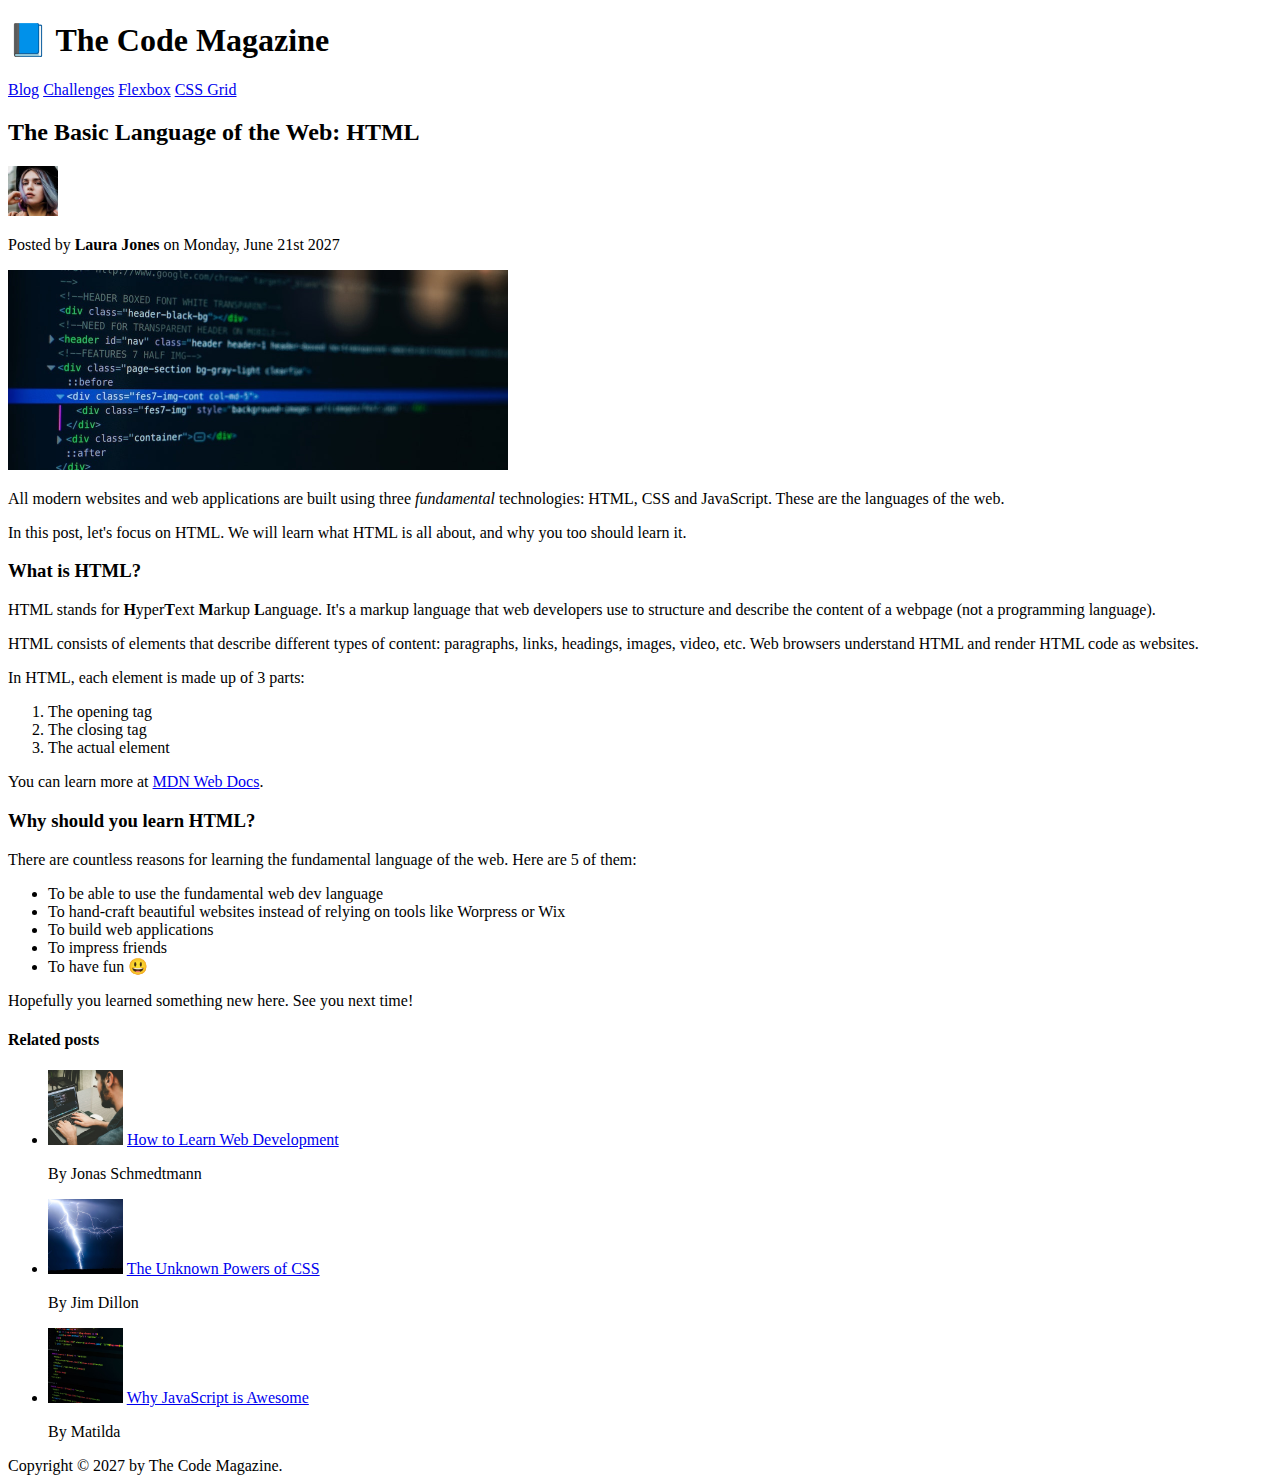
<file: final/02-HTML-Fundamentals/index.html>
<!DOCTYPE html>
<html lang="en">
  <head>
    <meta charset="UTF-8" />
    <title>The Basic Language of the Web: HTML</title>
  </head>

  <body>
    <!--
    <h1>The Basic Language of the Web: HTML</h1>
    <h2>The Basic Language of the Web: HTML</h2>
    <h3>The Basic Language of the Web: HTML</h3>
    <h4>The Basic Language of the Web: HTML</h4>
    <h5>The Basic Language of the Web: HTML</h5>
    <h6>The Basic Language of the Web: HTML</h6>
    -->

    <header>
      <h1>📘 The Code Magazine</h1>

      <nav>
        <a href="blog.html">Blog</a>
        <a href="#">Challenges</a>
        <a href="#">Flexbox</a>
        <a href="#">CSS Grid</a>
      </nav>
    </header>

    <article>
      <header>
        <h2>The Basic Language of the Web: HTML</h2>

        <img
          src="img/laura-jones.jpg"
          alt="Headshot of Laura Jones"
          height="50"
          width="50"
        />

        <p>Posted by <strong>Laura Jones</strong> on Monday, June 21st 2027</p>

        <img
          src="img/post-img.jpg"
          alt="HTML code on a screen"
          width="500"
          height="200"
        />
      </header>

      <p>
        All modern websites and web applications are built using three
        <em>fundamental</em>
        technologies: HTML, CSS and JavaScript. These are the languages of the
        web.
      </p>

      <p>
        In this post, let's focus on HTML. We will learn what HTML is all about,
        and why you too should learn it.
      </p>

      <h3>What is HTML?</h3>
      <p>
        HTML stands for <strong>H</strong>yper<strong>T</strong>ext
        <strong>M</strong>arkup <strong>L</strong>anguage. It's a markup
        language that web developers use to structure and describe the content
        of a webpage (not a programming language).
      </p>
      <p>
        HTML consists of elements that describe different types of content:
        paragraphs, links, headings, images, video, etc. Web browsers understand
        HTML and render HTML code as websites.
      </p>
      <p>In HTML, each element is made up of 3 parts:</p>

      <ol>
        <li>The opening tag</li>
        <li>The closing tag</li>
        <li>The actual element</li>
      </ol>

      <p>
        You can learn more at
        <a
          href="https://developer.mozilla.org/en-US/docs/Web/HTML"
          target="_blank"
          >MDN Web Docs</a
        >.
      </p>

      <h3>Why should you learn HTML?</h3>

      <p>
        There are countless reasons for learning the fundamental language of the
        web. Here are 5 of them:
      </p>

      <ul>
        <li>To be able to use the fundamental web dev language</li>
        <li>
          To hand-craft beautiful websites instead of relying on tools like
          Worpress or Wix
        </li>
        <li>To build web applications</li>
        <li>To impress friends</li>
        <li>To have fun 😃</li>
      </ul>

      <p>Hopefully you learned something new here. See you next time!</p>
    </article>

    <aside>
      <h4>Related posts</h4>

      <ul>
        <li>
          <img
            src="img/related-1.jpg"
            alt="Person programming"
            width="75"
            width="75"
          />
          <a href="#">How to Learn Web Development</a>
          <p>By Jonas Schmedtmann</p>
        </li>
        <li>
          <img src="img/related-2.jpg" alt="Lightning" width="75" heigth="75" />
          <a href="#">The Unknown Powers of CSS</a>
          <p>By Jim Dillon</p>
        </li>
        <li>
          <img
            src="img/related-3.jpg"
            alt="JavaScript code on a screen"
            width="75"
            height="75"
          />
          <a href="#">Why JavaScript is Awesome</a>
          <p>By Matilda</p>
        </li>
      </ul>
    </aside>

    <footer>Copyright &copy; 2027 by The Code Magazine.</footer>
  </body>
</html>
</file>
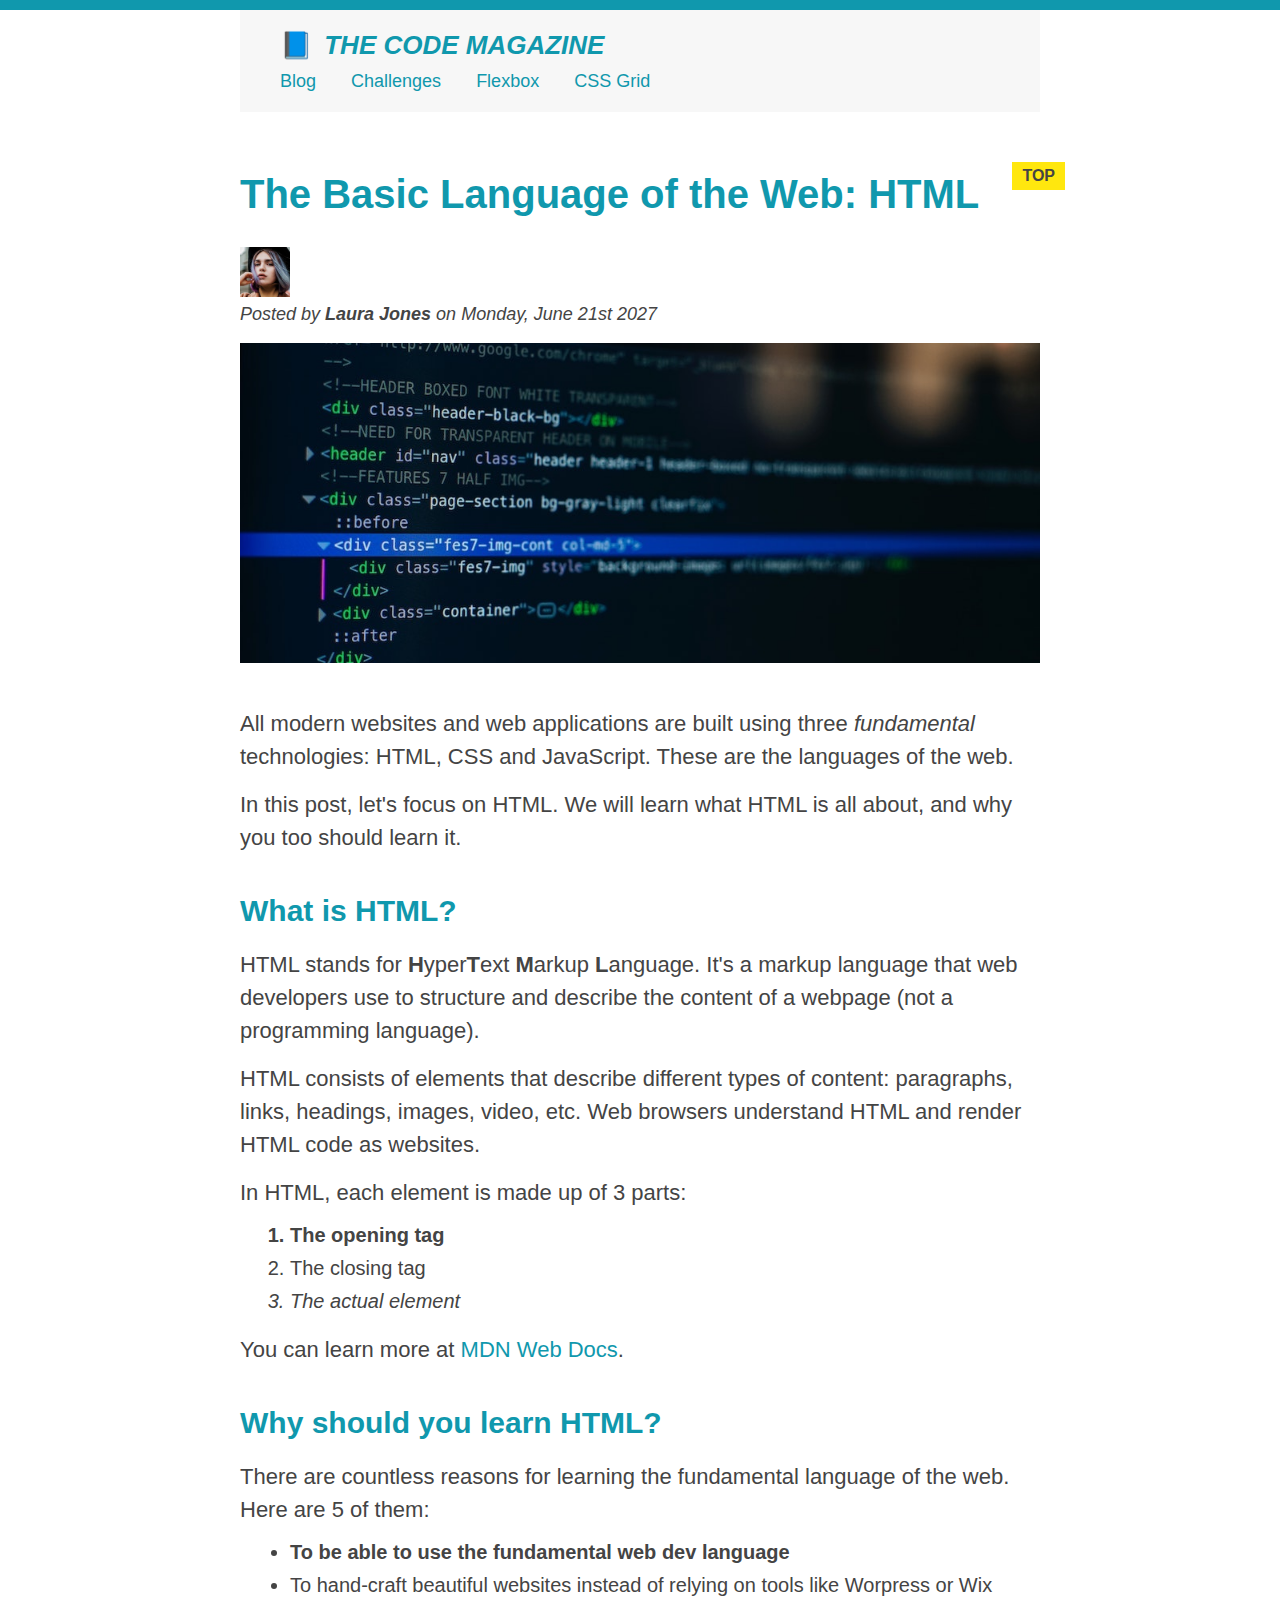
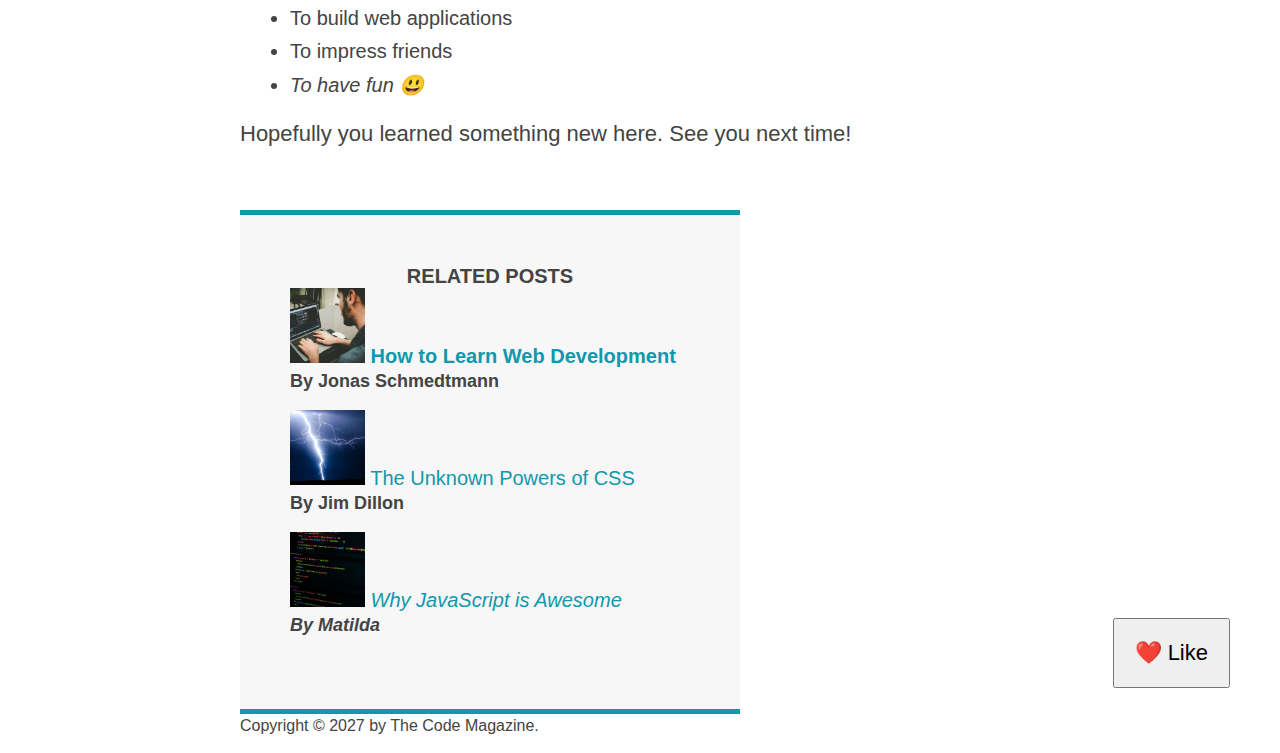
<file: final/03-CSS-Fundamentals/index.html>
<!DOCTYPE html>
<html lang="en">
  <head>
    <meta charset="UTF-8" />
    <link href="style.css" rel="stylesheet" />

    <title>The Basic Language of the Web: HTML</title>
  </head>

  <body>
    <!--
    <h1>The Basic Language of the Web: HTML</h1>
    <h2>The Basic Language of the Web: HTML</h2>
    <h3>The Basic Language of the Web: HTML</h3>
    <h4>The Basic Language of the Web: HTML</h4>
    <h5>The Basic Language of the Web: HTML</h5>
    <h6>The Basic Language of the Web: HTML</h6>
    -->

    <div class="container">
      <header class="main-header">
        <h1>📘 The Code Magazine</h1>

        <nav>
          <!-- <strong>This is the navigation</strong> -->
          <a href="blog.html">Blog</a>
          <a href="#">Challenges</a>
          <a href="#">Flexbox</a>
          <a href="#">CSS Grid</a>
        </nav>
      </header>

      <article>
        <header class="post-header">
          <h2>The Basic Language of the Web: HTML</h2>

          <img
            src="img/laura-jones.jpg"
            alt="Headshot of Laura Jones"
            height="50"
            width="50"
          />

          <p id="author">
            Posted by <strong>Laura Jones</strong> on Monday, June 21st 2027
          </p>

          <img
            src="img/post-img.jpg"
            alt="HTML code on a screen"
            width="500"
            height="200"
            class="post-img"
          />
          <button>❤️ Like</button>
        </header>

        <p>
          All modern websites and web applications are built using three
          <em>fundamental</em>
          technologies: HTML, CSS and JavaScript. These are the languages of the
          web.
        </p>

        <p>
          In this post, let's focus on HTML. We will learn what HTML is all
          about, and why you too should learn it.
        </p>

        <h3>What is HTML?</h3>
        <p>
          HTML stands for <strong>H</strong>yper<strong>T</strong>ext
          <strong>M</strong>arkup <strong>L</strong>anguage. It's a markup
          language that web developers use to structure and describe the content
          of a webpage (not a programming language).
        </p>
        <p>
          HTML consists of elements that describe different types of content:
          paragraphs, links, headings, images, video, etc. Web browsers
          understand HTML and render HTML code as websites.
        </p>
        <p>In HTML, each element is made up of 3 parts:</p>

        <ol>
          <li class="first-li">The opening tag</li>
          <li>The closing tag</li>
          <li>The actual element</li>
        </ol>

        <p>
          You can learn more at
          <a
            href="https://developer.mozilla.org/en-US/docs/Web/HTML"
            target="_blank"
            >MDN Web Docs</a
          >.
        </p>

        <h3>Why should you learn HTML?</h3>

        <p>
          There are countless reasons for learning the fundamental language of
          the web. Here are 5 of them:
        </p>

        <ul>
          <li class="first-li">
            To be able to use the fundamental web dev language
          </li>
          <li>
            To hand-craft beautiful websites instead of relying on tools like
            Worpress or Wix
          </li>
          <li>To build web applications</li>
          <li>To impress friends</li>
          <li>To have fun 😃</li>
        </ul>

        <p>Hopefully you learned something new here. See you next time!</p>
      </article>

      <aside>
        <h4>Related posts</h4>

        <ul class="related">
          <li>
            <img
              src="img/related-1.jpg"
              alt="Person programming"
              width="75"
              height="75"
            />
            <a href="#">How to Learn Web Development</a>
            <p class="related-author">By Jonas Schmedtmann</p>
          </li>
          <li>
            <img
              src="img/related-2.jpg"
              alt="Lightning"
              width="75"
              height="75"
            />
            <a href="#">The Unknown Powers of CSS</a>
            <p class="related-author">By Jim Dillon</p>
          </li>
          <li>
            <img
              src="img/related-3.jpg"
              alt="JavaScript code on a screen"
              width="75"
              height="75"
            />
            <a href="#">Why JavaScript is Awesome</a>
            <p class="related-author">By Matilda</p>
          </li>
        </ul>
      </aside>

      <footer>
        <p id="copyright" class="copyright text">
          Copyright &copy; 2027 by The Code Magazine.
        </p>
      </footer>
    </div>
  </body>
</html>
</file>
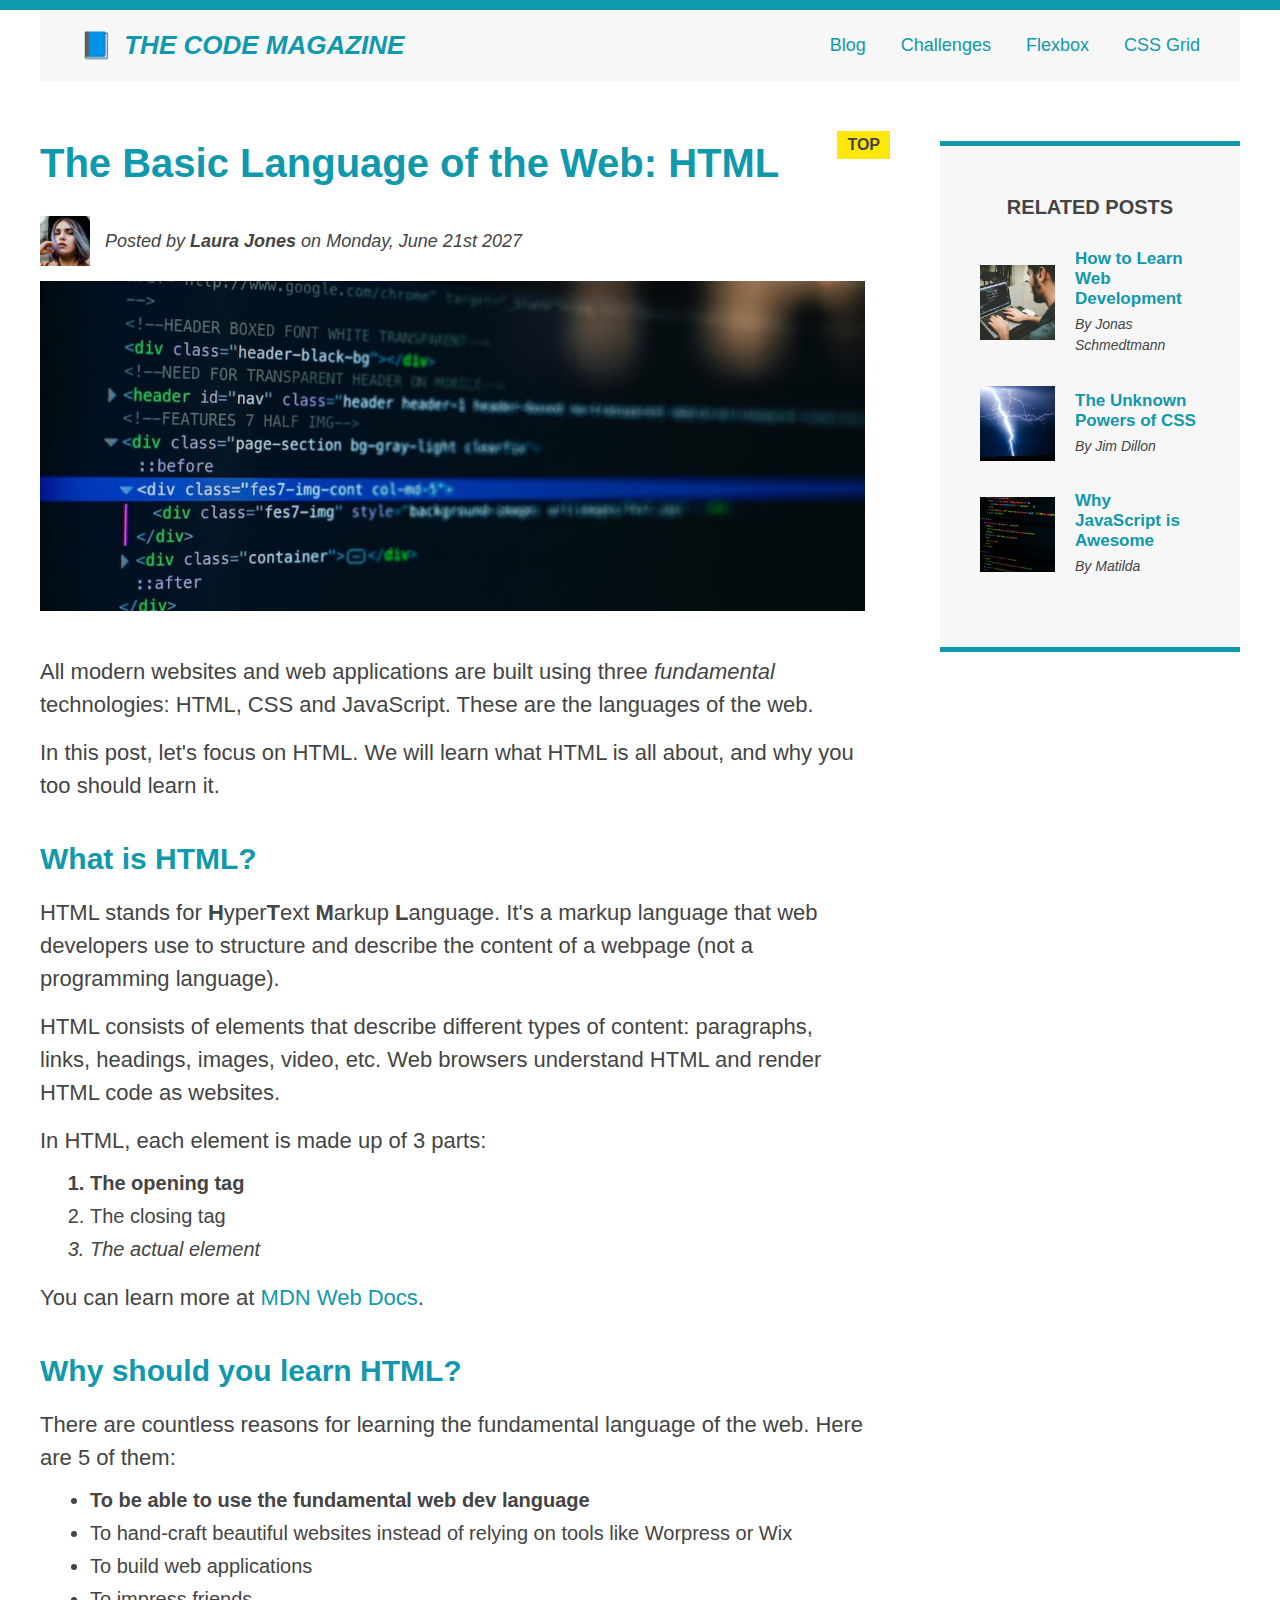
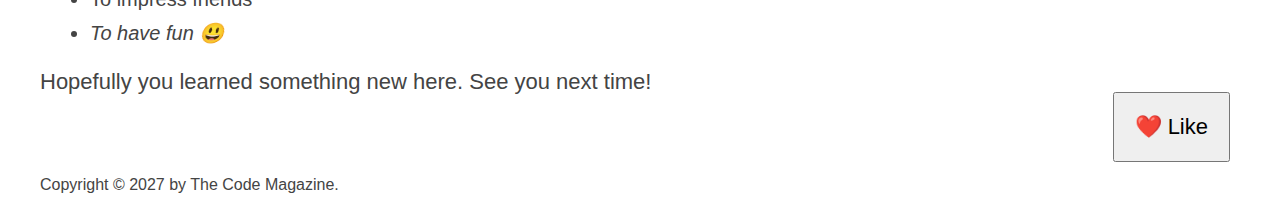
<file: final/04-CSS-Layouts/index.html>
<!DOCTYPE html>
<html lang="en">
  <head>
    <meta charset="UTF-8" />
    <link href="style.css" rel="stylesheet" />

    <title>The Basic Language of the Web: HTML</title>
  </head>

  <body>
    <!--
    <h1>The Basic Language of the Web: HTML</h1>
    <h2>The Basic Language of the Web: HTML</h2>
    <h3>The Basic Language of the Web: HTML</h3>
    <h4>The Basic Language of the Web: HTML</h4>
    <h5>The Basic Language of the Web: HTML</h5>
    <h6>The Basic Language of the Web: HTML</h6>
    -->

    <div class="container">
      <header class="main-header clearfix">
        <h1>📘 The Code Magazine</h1>

        <nav>
          <!-- <strong>This is the navigation</strong> -->
          <a href="blog.html">Blog</a>
          <a href="#">Challenges</a>
          <a href="flexbox.html">Flexbox</a>
          <a href="css-grid.html">CSS Grid</a>
        </nav>

        <!-- <div class="clear"></div> -->
      </header>

      <!-- ONLY NECESSARY FOR FLEXBOX -->
      <!-- <div class="row"> -->
      <article>
        <header class="post-header">
          <h2>The Basic Language of the Web: HTML</h2>

          <div class="author-box">
            <img
              src="img/laura-jones.jpg"
              alt="Headshot of Laura Jones"
              height="50"
              width="50"
              class="author-img"
            />

            <p id="author" class="author">
              Posted by <strong>Laura Jones</strong> on Monday, June 21st 2027
            </p>
          </div>

          <img
            src="img/post-img.jpg"
            alt="HTML code on a screen"
            width="500"
            height="200"
            class="post-img"
          />
          <button>❤️ Like</button>
        </header>

        <p>
          All modern websites and web applications are built using three
          <em>fundamental</em>
          technologies: HTML, CSS and JavaScript. These are the languages of the
          web.
        </p>

        <p>
          In this post, let's focus on HTML. We will learn what HTML is all
          about, and why you too should learn it.
        </p>

        <h3>What is HTML?</h3>
        <p>
          HTML stands for <strong>H</strong>yper<strong>T</strong>ext
          <strong>M</strong>arkup <strong>L</strong>anguage. It's a markup
          language that web developers use to structure and describe the content
          of a webpage (not a programming language).
        </p>
        <p>
          HTML consists of elements that describe different types of content:
          paragraphs, links, headings, images, video, etc. Web browsers
          understand HTML and render HTML code as websites.
        </p>
        <p>In HTML, each element is made up of 3 parts:</p>

        <ol>
          <li class="first-li">The opening tag</li>
          <li>The closing tag</li>
          <li>The actual element</li>
        </ol>

        <p>
          You can learn more at
          <a
            href="https://developer.mozilla.org/en-US/docs/Web/HTML"
            target="_blank"
            >MDN Web Docs</a
          >.
        </p>

        <h3>Why should you learn HTML?</h3>

        <p>
          There are countless reasons for learning the fundamental language of
          the web. Here are 5 of them:
        </p>

        <ul>
          <li class="first-li">
            To be able to use the fundamental web dev language
          </li>
          <li>
            To hand-craft beautiful websites instead of relying on tools like
            Worpress or Wix
          </li>
          <li>To build web applications</li>
          <li>To impress friends</li>
          <li>To have fun 😃</li>
        </ul>

        <p>Hopefully you learned something new here. See you next time!</p>
      </article>

      <aside>
        <h4>Related posts</h4>

        <ul class="related">
          <li class="related-post">
            <img
              src="img/related-1.jpg"
              alt="Person programming"
              width="75"
              height="75"
            />
            <div>
              <a href="#" class="related-link">How to Learn Web Development</a>
              <p class="related-author">By Jonas Schmedtmann</p>
            </div>
          </li>
          <li class="related-post">
            <img
              src="img/related-2.jpg"
              alt="Lightning"
              width="75"
              height="75"
            />
            <div>
              <a href="#" class="related-link">The Unknown Powers of CSS</a>
              <p class="related-author">By Jim Dillon</p>
            </div>
          </li>
          <li class="related-post">
            <img
              src="img/related-3.jpg"
              alt="JavaScript code on a screen"
              width="75"
              height="75"
            />
            <div>
              <a href="#" class="related-link">Why JavaScript is Awesome</a>
              <p class="related-author">By Matilda</p>
            </div>
          </li>
        </ul>
      </aside>
      <!-- </div> -->

      <footer>
        <p id="copyright" class="copyright text">
          Copyright &copy; 2027 by The Code Magazine.
        </p>
      </footer>
    </div>
  </body>
</html>
</file>
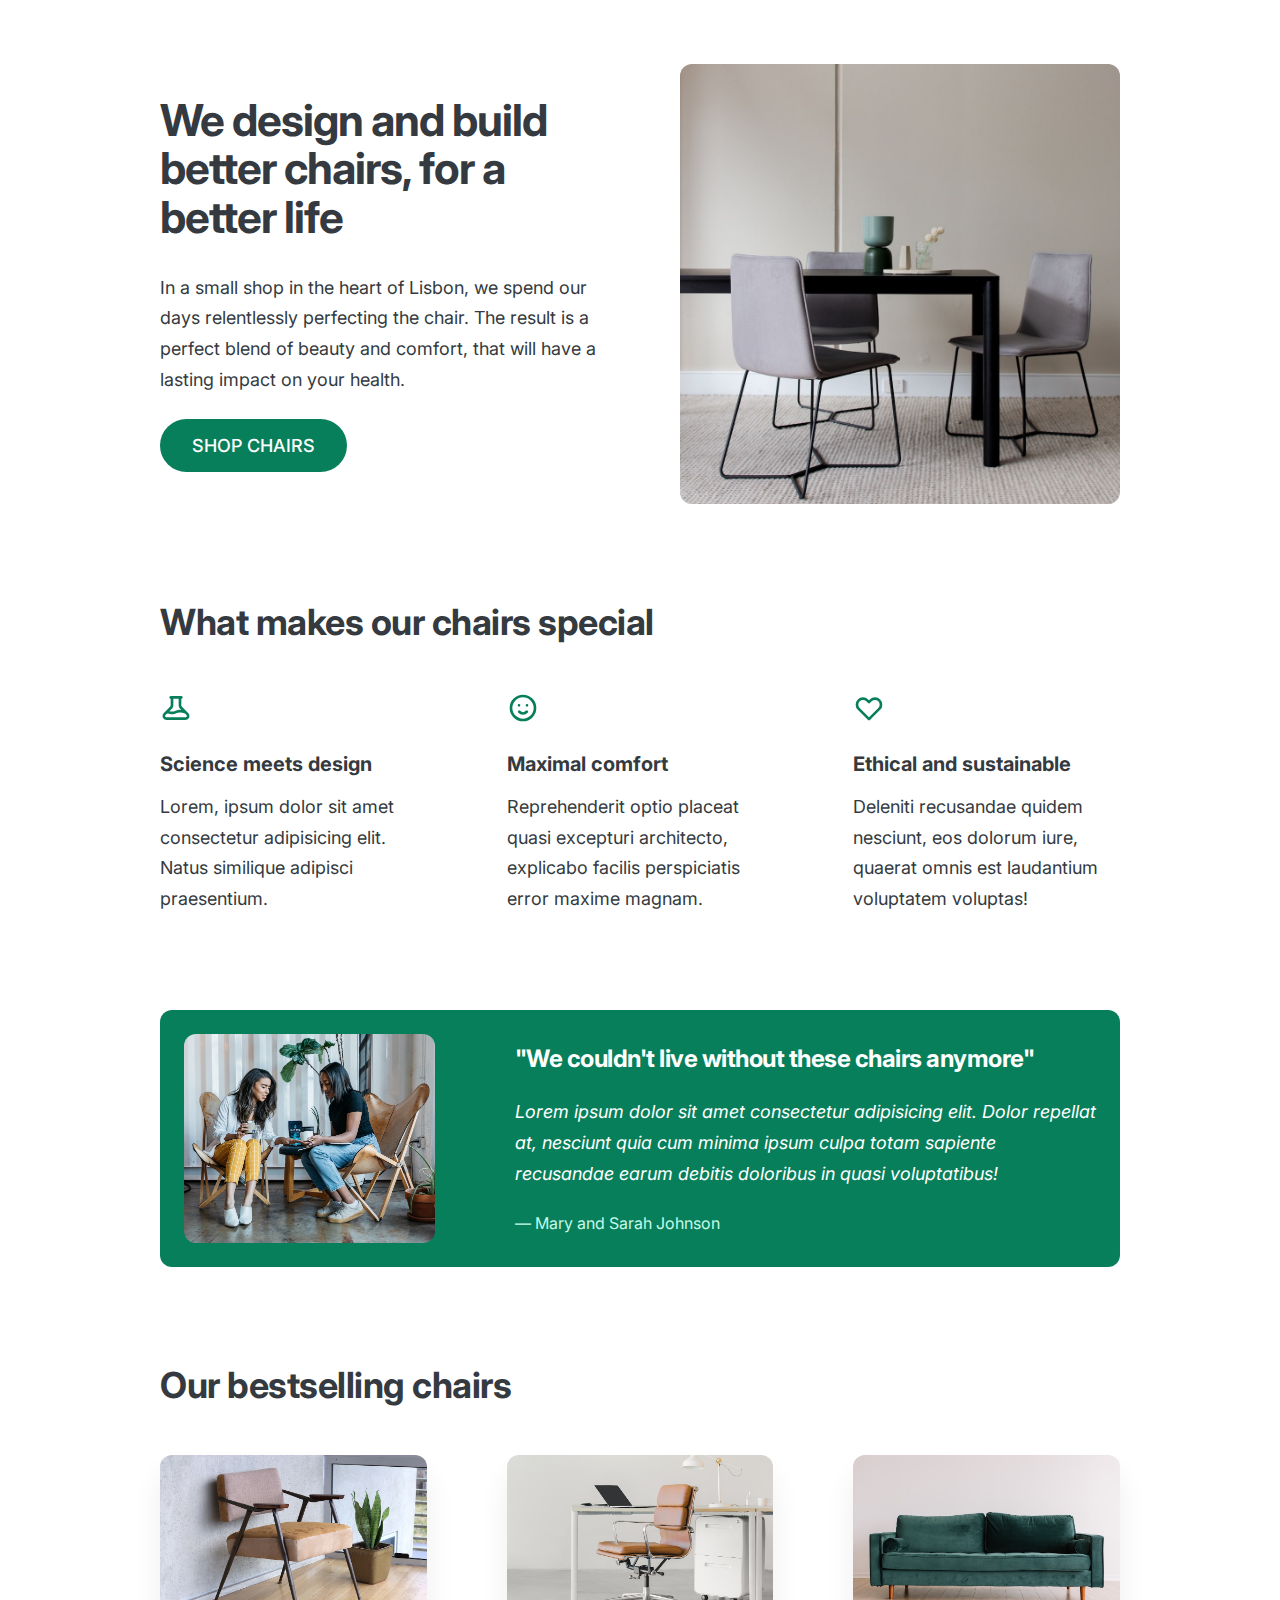
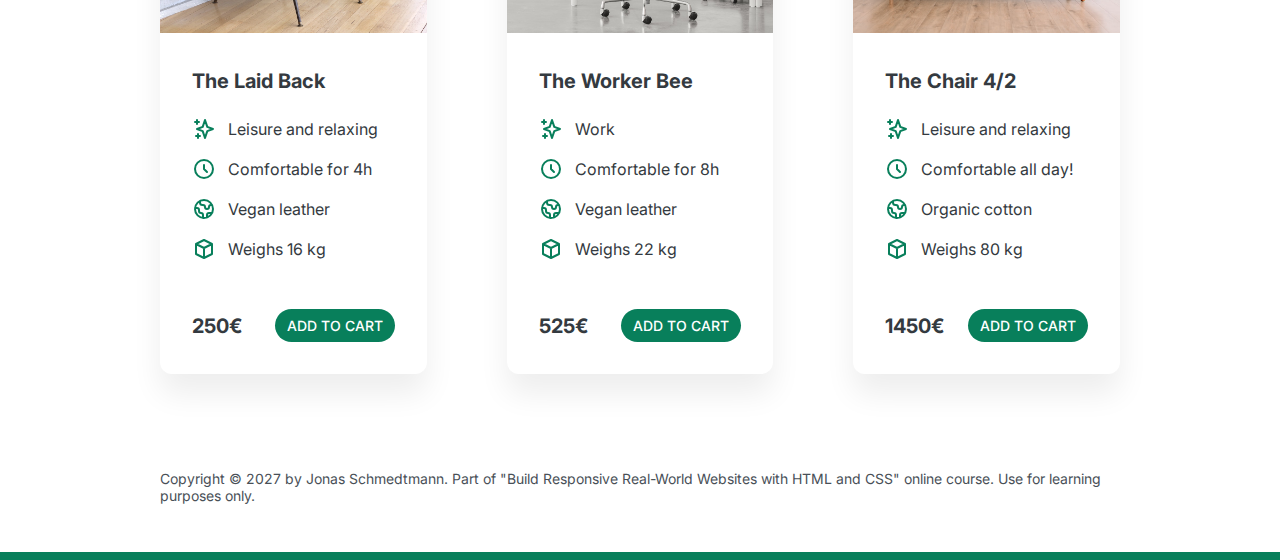
<file: final/05-Design/index.html>
<!DOCTYPE html>
<html lang="en">
  <head>
    <meta charset="UTF-8" />
    <meta http-equiv="X-UA-Compatible" content="IE=edge" />
    <meta name="viewport" content="width=device-width, initial-scale=1.0" />

    <link rel="preconnect" href="https://fonts.gstatic.com" />
    <link
      href="https://fonts.googleapis.com/css2?family=Inter:wght@400;500;700&display=swap"
      rel="stylesheet"
    />

    <link rel="stylesheet" href="style.css" />
    <title>Lisbon Chair Shop</title>
  </head>
  <body>
    <div class="container">
      <header>
        <div class="header-text-box">
          <h1>We design and build better chairs, for a better life</h1>
          <p class="header-text">
            In a small shop in the heart of Lisbon, we spend our days
            relentlessly perfecting the chair. The result is a perfect blend of
            beauty and comfort, that will have a lasting impact on your health.
          </p>
          <a class="btn btn--big" href="#">Shop chairs</a>
        </div>
        <img src="hero.jpg" alt="Photo" />
      </header>

      <section>
        <h2>What makes our chairs special</h2>
        <div class="grid-3-cols">
          <div>
            <svg
              xmlns="http://www.w3.org/2000/svg"
              class="features-icon"
              fill="none"
              viewBox="0 0 24 24"
              stroke="currentColor"
            >
              <path
                stroke-linecap="round"
                stroke-linejoin="round"
                stroke-width="2"
                d="M19.428 15.428a2 2 0 00-1.022-.547l-2.387-.477a6 6 0 00-3.86.517l-.318.158a6 6 0 01-3.86.517L6.05 15.21a2 2 0 00-1.806.547M8 4h8l-1 1v5.172a2 2 0 00.586 1.414l5 5c1.26 1.26.367 3.414-1.415 3.414H4.828c-1.782 0-2.674-2.154-1.414-3.414l5-5A2 2 0 009 10.172V5L8 4z"
              />
            </svg>
            <p class="features-title"><strong>Science meets design</strong></p>
            <p class="features-text">
              Lorem, ipsum dolor sit amet consectetur adipisicing elit. Natus
              similique adipisci praesentium.
            </p>
          </div>

          <div>
            <svg
              xmlns="http://www.w3.org/2000/svg"
              class="features-icon"
              fill="none"
              viewBox="0 0 24 24"
              stroke="currentColor"
            >
              <path
                stroke-linecap="round"
                stroke-linejoin="round"
                stroke-width="2"
                d="M14.828 14.828a4 4 0 01-5.656 0M9 10h.01M15 10h.01M21 12a9 9 0 11-18 0 9 9 0 0118 0z"
              />
            </svg>
            <p class="features-title">
              <strong>Maximal comfort</strong>
            </p>
            <p class="features-text">
              Reprehenderit optio placeat quasi excepturi architecto, explicabo
              facilis perspiciatis error maxime magnam.
            </p>
          </div>

          <div>
            <svg
              xmlns="http://www.w3.org/2000/svg"
              class="features-icon"
              fill="none"
              viewBox="0 0 24 24"
              stroke="currentColor"
            >
              <path
                stroke-linecap="round"
                stroke-linejoin="round"
                stroke-width="2"
                d="M4.318 6.318a4.5 4.5 0 000 6.364L12 20.364l7.682-7.682a4.5 4.5 0 00-6.364-6.364L12 7.636l-1.318-1.318a4.5 4.5 0 00-6.364 0z"
              />
            </svg>
            <p class="features-title">
              <strong>Ethical and sustainable</strong>
            </p>
            <p class="features-text">
              Deleniti recusandae quidem nesciunt, eos dolorum iure, quaerat
              omnis est laudantium voluptatem voluptas!
            </p>
          </div>
        </div>
      </section>

      <section class="testimonial-section">
        <div class="grid-3-cols">
          <img src="customers.jpg" alt="People sitting on chairs" />
          <div class="testimonial-box">
            <h2>"We couldn't live without these chairs anymore"</h2>
            <blockquote class="testimonial-text">
              Lorem ipsum dolor sit amet consectetur adipisicing elit. Dolor
              repellat at, nesciunt quia cum minima ipsum culpa totam sapiente
              recusandae earum debitis doloribus in quasi voluptatibus!
            </blockquote>
            <p class="testimonial-author">&mdash; Mary and Sarah Johnson</p>
          </div>
        </div>
      </section>

      <section>
        <h2>Our bestselling chairs</h2>
        <div class="grid-3-cols">
          <figure class="chair">
            <img src="chair-1.jpg" alt="Chair" />
            <div class="chair-box">
              <h3>The Laid Back</h3>
              <ul class="chair-details">
                <li>
                  <svg
                    xmlns="http://www.w3.org/2000/svg"
                    class="chair-icon"
                    fill="none"
                    viewBox="0 0 24 24"
                    stroke="currentColor"
                  >
                    <path
                      stroke-linecap="round"
                      stroke-linejoin="round"
                      stroke-width="2"
                      d="M5 3v4M3 5h4M6 17v4m-2-2h4m5-16l2.286 6.857L21 12l-5.714 2.143L13 21l-2.286-6.857L5 12l5.714-2.143L13 3z"
                    />
                  </svg>
                  <!-- Span is a generic INLINE text element, it doesn't have any meaning. It's like a div element, but inline -->
                  <span>Leisure and relaxing</span>
                </li>
                <li>
                  <svg
                    xmlns="http://www.w3.org/2000/svg"
                    class="chair-icon"
                    fill="none"
                    viewBox="0 0 24 24"
                    stroke="currentColor"
                  >
                    <path
                      stroke-linecap="round"
                      stroke-linejoin="round"
                      stroke-width="2"
                      d="M12 8v4l3 3m6-3a9 9 0 11-18 0 9 9 0 0118 0z"
                    />
                  </svg>
                  <span>Comfortable for 4h</span>
                </li>
                <li>
                  <svg
                    xmlns="http://www.w3.org/2000/svg"
                    class="chair-icon"
                    fill="none"
                    viewBox="0 0 24 24"
                    stroke="currentColor"
                  >
                    <path
                      stroke-linecap="round"
                      stroke-linejoin="round"
                      stroke-width="2"
                      d="M3.055 11H5a2 2 0 012 2v1a2 2 0 002 2 2 2 0 012 2v2.945M8 3.935V5.5A2.5 2.5 0 0010.5 8h.5a2 2 0 012 2 2 2 0 104 0 2 2 0 012-2h1.064M15 20.488V18a2 2 0 012-2h3.064M21 12a9 9 0 11-18 0 9 9 0 0118 0z"
                    />
                  </svg>
                  <span>Vegan leather</span>
                </li>
                <li>
                  <svg
                    xmlns="http://www.w3.org/2000/svg"
                    class="chair-icon"
                    fill="none"
                    viewBox="0 0 24 24"
                    stroke="currentColor"
                  >
                    <path
                      stroke-linecap="round"
                      stroke-linejoin="round"
                      stroke-width="2"
                      d="M20 7l-8-4-8 4m16 0l-8 4m8-4v10l-8 4m0-10L4 7m8 4v10M4 7v10l8 4"
                    />
                  </svg>
                  <span>Weighs 16 kg</span>
                </li>
              </ul>
              <div class="chair-price">
                <strong>250€</strong>
                <a href="#" class="btn btn--small">Add to cart</a>
              </div>
            </div>
          </figure>

          <figure class="chair">
            <img src="chair-2.jpg" alt="Chair" />
            <div class="chair-box">
              <h3>The Worker Bee</h3>
              <ul class="chair-details">
                <li>
                  <svg
                    xmlns="http://www.w3.org/2000/svg"
                    class="chair-icon"
                    fill="none"
                    viewBox="0 0 24 24"
                    stroke="currentColor"
                  >
                    <path
                      stroke-linecap="round"
                      stroke-linejoin="round"
                      stroke-width="2"
                      d="M5 3v4M3 5h4M6 17v4m-2-2h4m5-16l2.286 6.857L21 12l-5.714 2.143L13 21l-2.286-6.857L5 12l5.714-2.143L13 3z"
                    />
                  </svg>
                  <span>Work</span>
                </li>
                <li>
                  <svg
                    xmlns="http://www.w3.org/2000/svg"
                    class="chair-icon"
                    fill="none"
                    viewBox="0 0 24 24"
                    stroke="currentColor"
                  >
                    <path
                      stroke-linecap="round"
                      stroke-linejoin="round"
                      stroke-width="2"
                      d="M12 8v4l3 3m6-3a9 9 0 11-18 0 9 9 0 0118 0z"
                    />
                  </svg>
                  <span>Comfortable for 8h</span>
                </li>
                <li>
                  <svg
                    xmlns="http://www.w3.org/2000/svg"
                    class="chair-icon"
                    fill="none"
                    viewBox="0 0 24 24"
                    stroke="currentColor"
                  >
                    <path
                      stroke-linecap="round"
                      stroke-linejoin="round"
                      stroke-width="2"
                      d="M3.055 11H5a2 2 0 012 2v1a2 2 0 002 2 2 2 0 012 2v2.945M8 3.935V5.5A2.5 2.5 0 0010.5 8h.5a2 2 0 012 2 2 2 0 104 0 2 2 0 012-2h1.064M15 20.488V18a2 2 0 012-2h3.064M21 12a9 9 0 11-18 0 9 9 0 0118 0z"
                    />
                  </svg>
                  <span>Vegan leather</span>
                </li>
                <li>
                  <svg
                    xmlns="http://www.w3.org/2000/svg"
                    class="chair-icon"
                    fill="none"
                    viewBox="0 0 24 24"
                    stroke="currentColor"
                  >
                    <path
                      stroke-linecap="round"
                      stroke-linejoin="round"
                      stroke-width="2"
                      d="M20 7l-8-4-8 4m16 0l-8 4m8-4v10l-8 4m0-10L4 7m8 4v10M4 7v10l8 4"
                    />
                  </svg>
                  <span>Weighs 22 kg</span>
                </li>
              </ul>
              <div class="chair-price">
                <strong>525€</strong>
                <a href="#" class="btn btn--small">Add to cart</a>
              </div>
            </div>
          </figure>

          <figure class="chair">
            <img src="chair-3.jpg" alt="Chair" />
            <div class="chair-box">
              <h3>The Chair 4/2</h3>
              <ul class="chair-details">
                <li>
                  <svg
                    xmlns="http://www.w3.org/2000/svg"
                    class="chair-icon"
                    fill="none"
                    viewBox="0 0 24 24"
                    stroke="currentColor"
                  >
                    <path
                      stroke-linecap="round"
                      stroke-linejoin="round"
                      stroke-width="2"
                      d="M5 3v4M3 5h4M6 17v4m-2-2h4m5-16l2.286 6.857L21 12l-5.714 2.143L13 21l-2.286-6.857L5 12l5.714-2.143L13 3z"
                    />
                  </svg>
                  <span>Leisure and relaxing</span>
                </li>
                <li>
                  <svg
                    xmlns="http://www.w3.org/2000/svg"
                    class="chair-icon"
                    fill="none"
                    viewBox="0 0 24 24"
                    stroke="currentColor"
                  >
                    <path
                      stroke-linecap="round"
                      stroke-linejoin="round"
                      stroke-width="2"
                      d="M12 8v4l3 3m6-3a9 9 0 11-18 0 9 9 0 0118 0z"
                    />
                  </svg>
                  <span>Comfortable all day!</span>
                </li>
                <li>
                  <svg
                    xmlns="http://www.w3.org/2000/svg"
                    class="chair-icon"
                    fill="none"
                    viewBox="0 0 24 24"
                    stroke="currentColor"
                  >
                    <path
                      stroke-linecap="round"
                      stroke-linejoin="round"
                      stroke-width="2"
                      d="M3.055 11H5a2 2 0 012 2v1a2 2 0 002 2 2 2 0 012 2v2.945M8 3.935V5.5A2.5 2.5 0 0010.5 8h.5a2 2 0 012 2 2 2 0 104 0 2 2 0 012-2h1.064M15 20.488V18a2 2 0 012-2h3.064M21 12a9 9 0 11-18 0 9 9 0 0118 0z"
                    />
                  </svg>
                  <span>Organic cotton</span>
                </li>
                <li>
                  <svg
                    xmlns="http://www.w3.org/2000/svg"
                    class="chair-icon"
                    fill="none"
                    viewBox="0 0 24 24"
                    stroke="currentColor"
                  >
                    <path
                      stroke-linecap="round"
                      stroke-linejoin="round"
                      stroke-width="2"
                      d="M20 7l-8-4-8 4m16 0l-8 4m8-4v10l-8 4m0-10L4 7m8 4v10M4 7v10l8 4"
                    />
                  </svg>
                  <span>Weighs 80 kg</span>
                </li>
              </ul>
              <div class="chair-price">
                <strong>1450€</strong>
                <a href="#" class="btn btn--small">Add to cart</a>
              </div>
            </div>
          </figure>
        </div>
      </section>

      <footer>
        Copyright &copy; 2027 by Jonas Schmedtmann. Part of "Build Responsive
        Real-World Websites with HTML and CSS" online course. Use for learning
        purposes only.
      </footer>
    </div>
  </body>
</html>
</file>
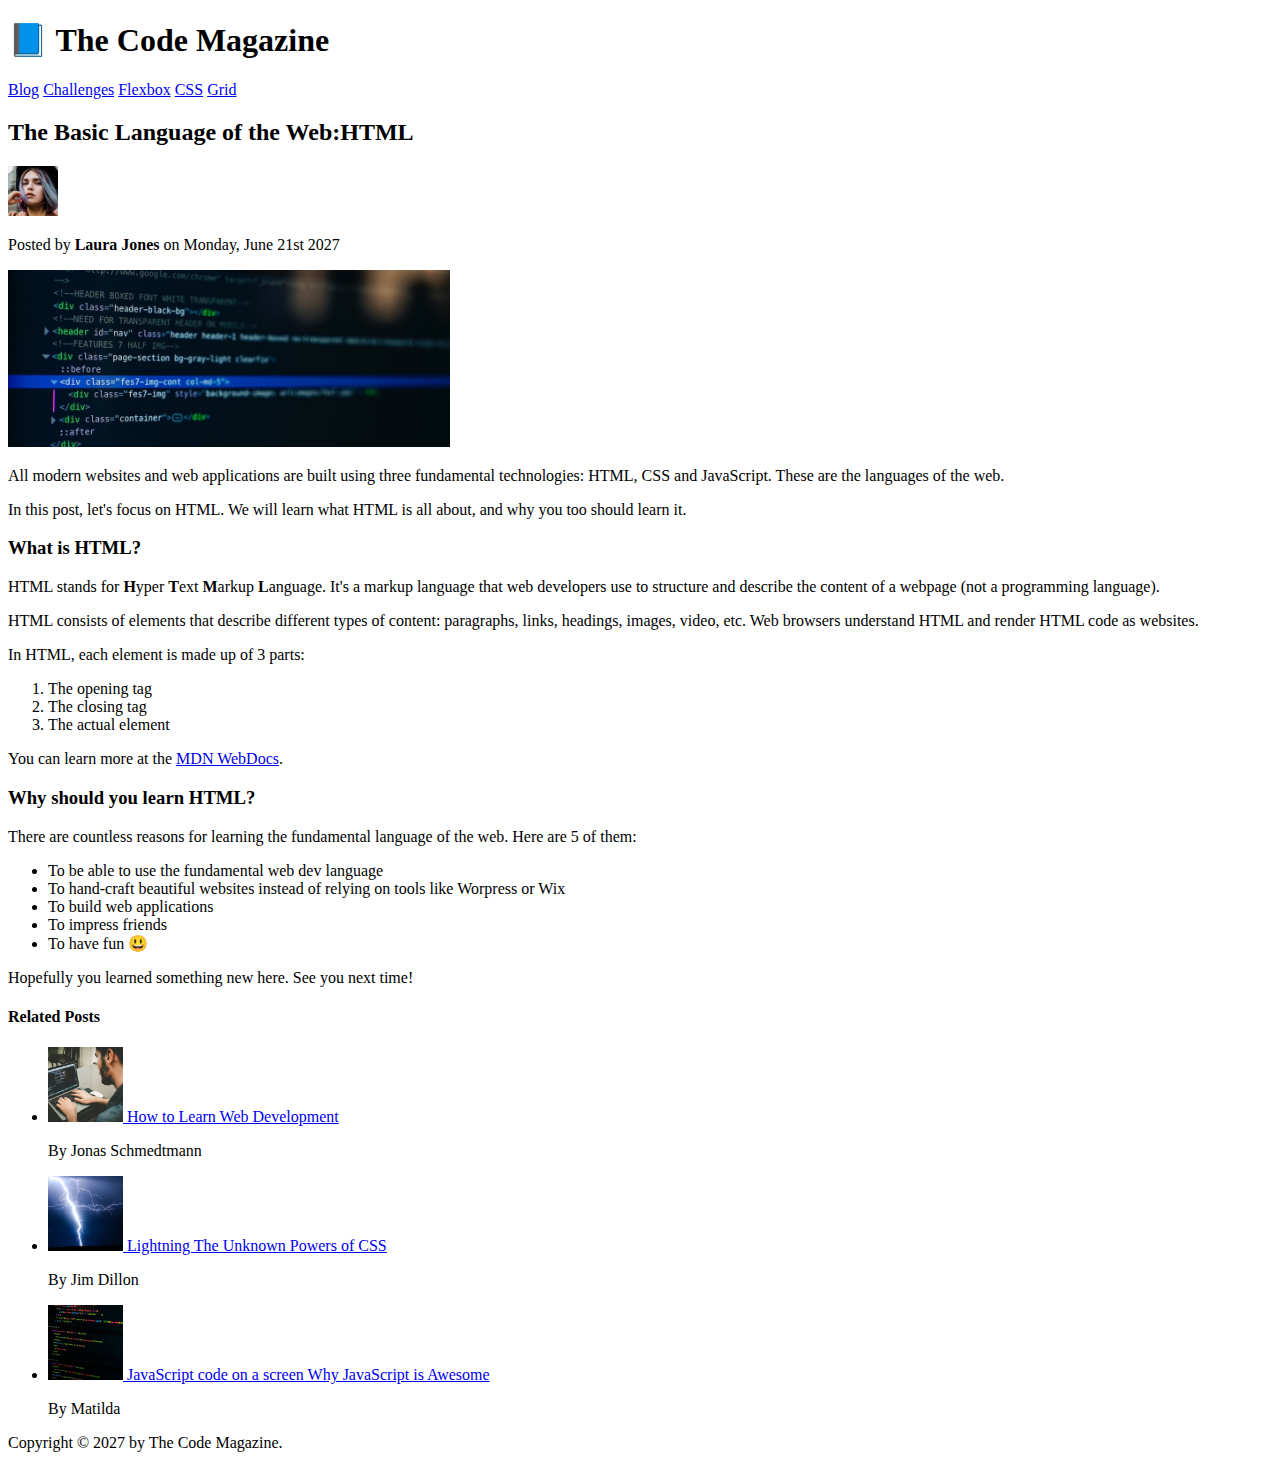
<file: starter/02-HTML-Fundamentals/index.html>
<!DOCTYPE html>
<html lang="en">

<head>
  <meta charset="UTF-8" />
  <meta http-equiv="X-UA-Compatible" content="IE=edge" />
  <meta name="viewport" content="width=device-width, initial-scale=1.0" />
  <title>The Basic Language of the Web: HTML</title>
</head>

<body>

  <header>
    <h1>📘 The Code Magazine</h1>
    <nav><a href="blog.html">Blog</a>
      <a href="#">Challenges</a>
      <a href="#">Flexbox</a>
      <a href="#">CSS</a>
      <a href="#">Grid</a>
    </nav>
  </header>

  <article>

    <header>
      <h2>The Basic Language of the Web:HTML</h2>
      <img src="img/laura-jones.jpg" alt="profile picture" width="50" height="50">
      <p>Posted by <strong>Laura Jones</strong> on Monday, June 21st 2027</p>
      <img src="img/post-img.jpg" alt="Realted picture" width=35%>
    </header>
    <p>All modern websites and web applications are built using three fundamental technologies: HTML, CSS and
      JavaScript.
      These
      are the languages of the web.
    </p>
    <p>In this post, let's focus on HTML. We will learn what HTML is all about, and why you too should learn it.</p>
    <h3>What is HTML?</h3>
    <p>HTML stands for <strong>H</strong>yper <strong>T</strong>ext <strong>M</strong>arkup <strong>L</strong>anguage.
      It's a markup language that web developers use to structure and describe
      the
      content of a webpage (not a programming language).</p>

    <p>HTML consists of elements that describe different types of content: paragraphs, links, headings, images, video,
      etc. Web
      browsers understand HTML and render HTML code as websites.</p>

    <p>In HTML, each element is made up of 3 parts:
    </p>
    <ol>
      <li>The opening tag</li>
      <li>The closing tag</li>
      <li>The actual element</li>
    </ol>
    <p>You can learn more at the <a href="https://developer.mozilla.org/en-US/docs/Web/HTML" target="_blank">MDN
        WebDocs</a>.</p>

    <h3>Why should you learn HTML?</h3>

    <p>There are countless reasons for learning the fundamental language of the web. Here are 5 of them:
    </p>
    <ul>
      <li>To be able to use the fundamental web dev language</li>
      <li>To hand-craft beautiful websites instead of relying on tools like Worpress or Wix</li>
      <li>To build web applications</li>
      <li>To impress friends</li>
      <li>To have fun 😃</li>
    </ul>
    <p>Hopefully you learned something new here. See you next time!</p>
  </article>
  <aside>
    <h4>Related Posts</h4>
    <ul>
      <li><img src="img/related-1.jpg" alt="person programming" width="75" height="75"><a href="blog.html"> How to Learn
          Web Development
        </a>
        <p>By
          Jonas Schmedtmann</p>
      </li>
      <li><img src="img/related-2.jpg" alt="lightning" width="75" height="75"><a href="blog.html"> Lightning The Unknown
          Powers of
          CSS</a>
        <p>By Jim Dillon</p>
      </li>
      <li><img src="img/related-3.jpg" alt="coding" width="75" height="75"><a href="blog.html"> JavaScript code on a
          screen Why
          JavaScript is Awesome
        </a>
        <p>By Matilda</p>
      </li>
    </ul>
  </aside>
  <footer>Copyright &copy; 2027 by The Code Magazine.</footer>
</body>

</html>
</file>
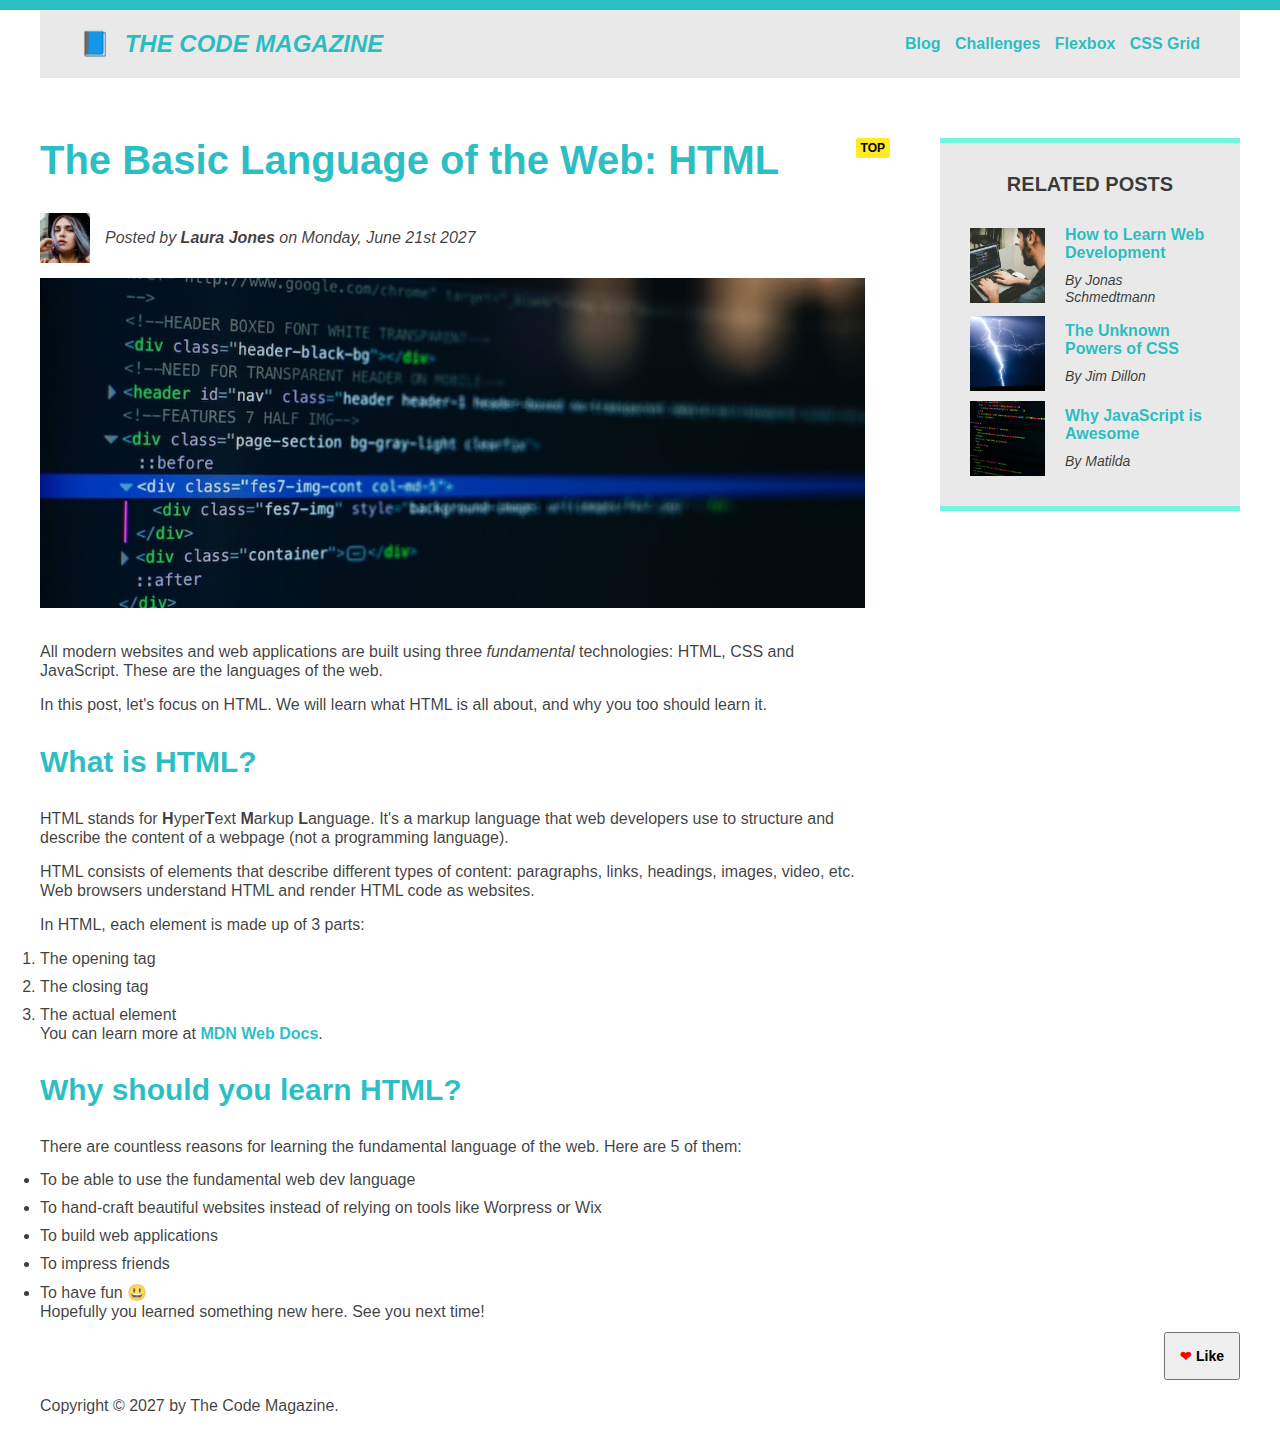
<file: starter/03-CSS-Fundamentals/index.html>
<!DOCTYPE html>
<html lang="en">

<head>
  <meta charset="UTF-8" />
  <link href="style.css" rel="stylesheet" type="text/css" />
  <title>The Basic Language of the Web: HTML</title>
</head>

<body>
  <!--
    <h1>The Basic Language of the Web: HTML</h1>
    <h2>The Basic Language of the Web: HTML</h2>
    <h3>The Basic Language of the Web: HTML</h3>
    <h4>The Basic Language of the Web: HTML</h4>
    <h5>The Basic Language of the Web: HTML</h5>
    <h6>The Basic Language of the Web: HTML</h6>
    -->
  <div class="container">
    <header class="main-header clearfix">
      <h1>📘 The Code Magazine</h1>

      <nav>
        <a href="blog.html">Blog</a>
        <a href="#">Challenges</a>
        <a href="flexbox.html">Flexbox</a>
        <a href="css-grid.html">CSS Grid</a>
      </nav>
    </header>
    <!-- <div class="row"> FOR FLEXBOX LAYOUT-->
    <article>
      <header class="post-header">
        <h2>The Basic Language of the Web: HTML</h2>

        <div class="author-section">
          <img src="img/laura-jones.jpg" alt="Headshot of Laura Jones" height="50" width="50" class="author-img" />

          <p id="author" class="author">Posted by <strong>Laura Jones</strong> on Monday, June 21st 2027</p>
        </div>

        <img src="img/post-img.jpg" alt="HTML code on a screen" width="500" height="200" class="post-img" />
      </header>

      <p>
        All modern websites and web applications are built using three
        <em>fundamental</em>
        technologies: HTML, CSS and JavaScript. These are the languages of the
        web.
      </p>

      <p>
        In this post, let's focus on HTML. We will learn what HTML is all about,
        and why you too should learn it.
      </p>

      <h3>What is HTML?</h3>
      <p>
        HTML stands for <strong>H</strong>yper<strong>T</strong>ext
        <strong>M</strong>arkup <strong>L</strong>anguage. It's a markup
        language that web developers use to structure and describe the content
        of a webpage (not a programming language).
      </p>
      <p>
        HTML consists of elements that describe different types of content:
        paragraphs, links, headings, images, video, etc. Web browsers understand
        HTML and render HTML code as websites.
      </p>
      <p>In HTML, each element is made up of 3 parts:</p>

      <ol>
        <li>The opening tag</li>
        <li>The closing tag</li>
        <li>The actual element</li>
      </ol>

      <p>
        You can learn more at
        <a href="https://developer.mozilla.org/en-US/docs/Web/HTML" target="_blank">MDN Web Docs</a>.
      </p>

      <h3>Why should you learn HTML?</h3>

      <p>
        There are countless reasons for learning the fundamental language of the
        web. Here are 5 of them:
      </p>

      <ul>
        <li>To be able to use the fundamental web dev language</li>
        <li>
          To hand-craft beautiful websites instead of relying on tools like
          Worpress or Wix
        </li>
        <li>To build web applications</li>
        <li>To impress friends</li>
        <li>To have fun 😃</li>
      </ul>

      <p>Hopefully you learned something new here. See you next time!</p>

    </article>

    <aside>
      <h4>Related posts</h4>

      <ul class="related-authors">

        <li class="related-post">
          <img src="img/related-1.jpg" alt="Person programming" width="75" width="75" />
          <div> <a href="#" class="related-link">How to Learn Web Development</a>
            <p class="related-author">By Jonas Schmedtmann</p>
          </div>
        </li>

        <li class="related-post">
          <img src="img/related-2.jpg" alt="Lightning" width="75" heigth="75" />
          <div><a href="#" class="related-link">The Unknown Powers of CSS</a>
            <p class="related-author">By Jim Dillon</p>
          </div>
        </li>
        <li class="related-post">
          <img src="img/related-3.jpg" alt="JavaScript code on a screen" width="75" height="75" />
          <div><a href="#" class="related-link">Why JavaScript is Awesome</a>
            <p class="related-author">By Matilda</p>
          </div>
        </li>
      </ul>
    </aside>
    <!-- </div> FOR FLEXBOX LAYOUT -->
    <footer>
      <p id="copyright">Copyright &copy; 2027 by The Code Magazine.</p>
    </footer>
    <button id="likebtn">❤ Like </button>
  </div>

</body>

</html>
</file>
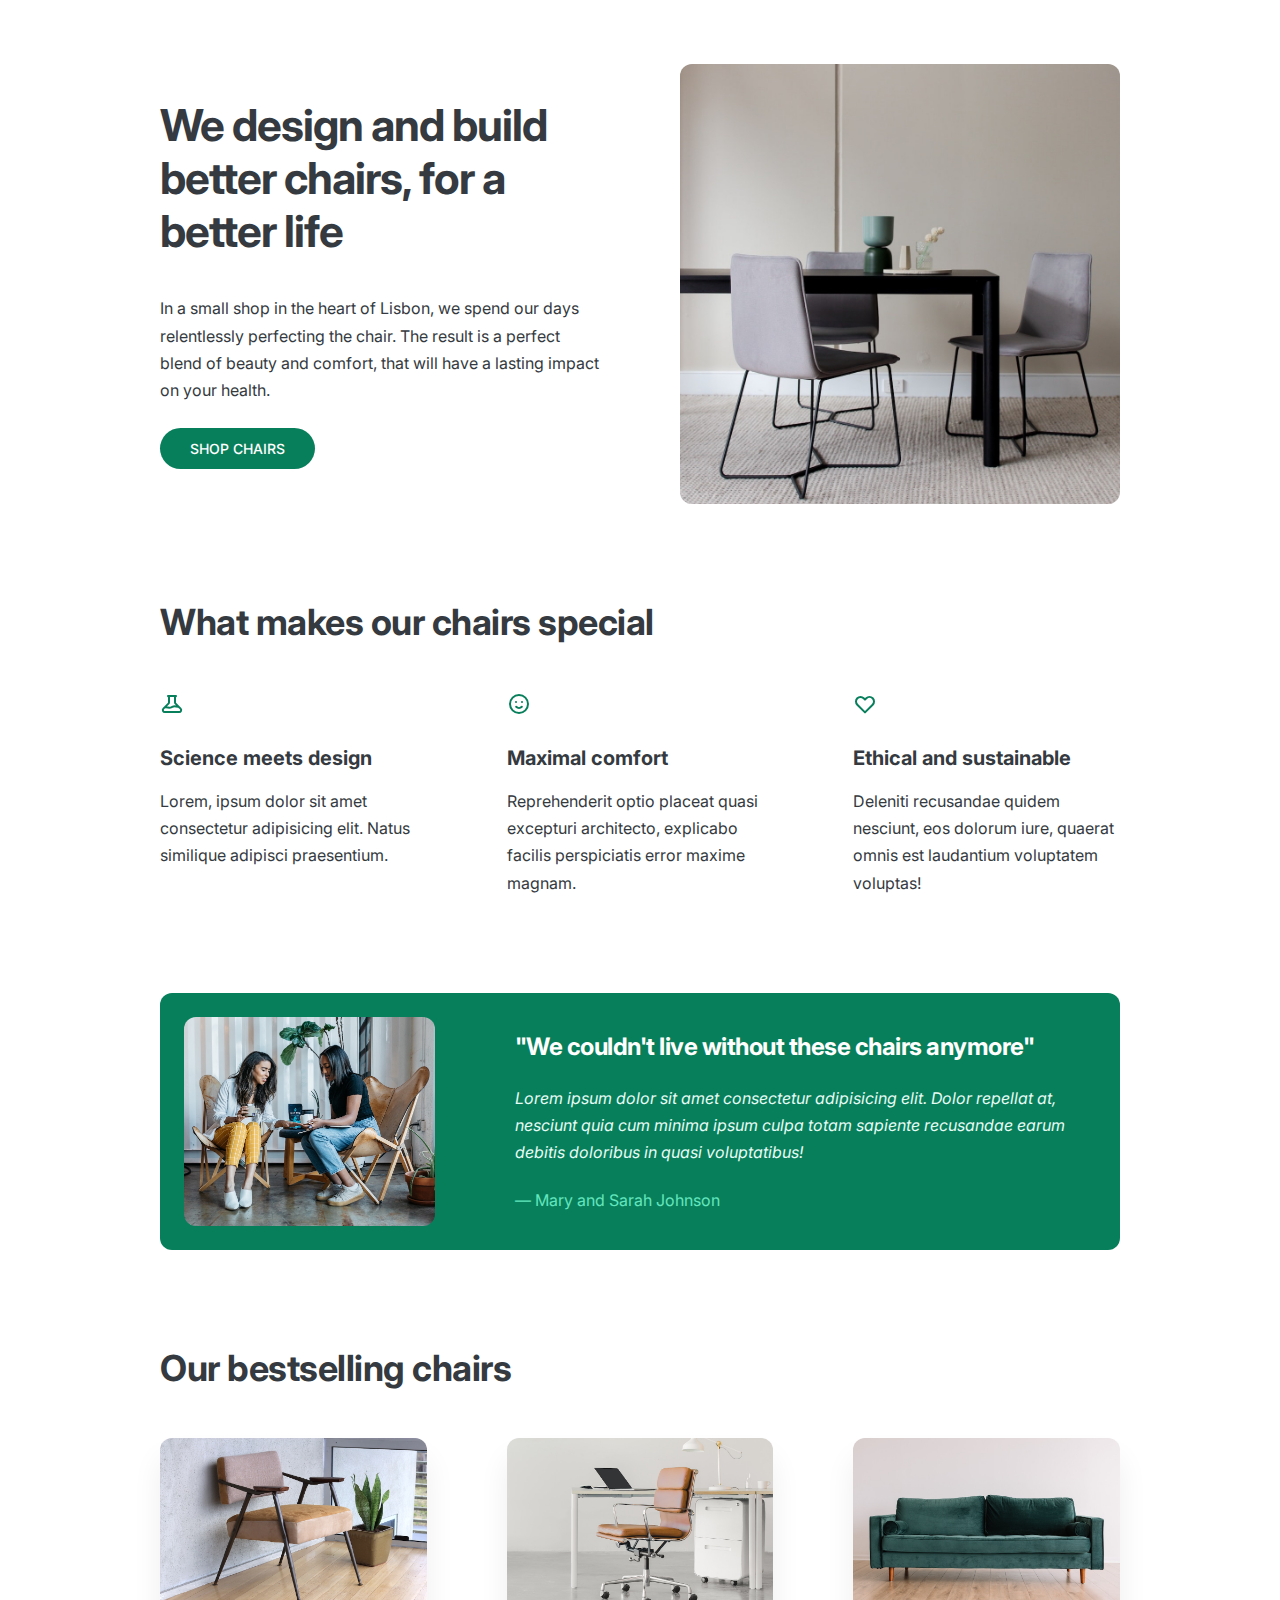
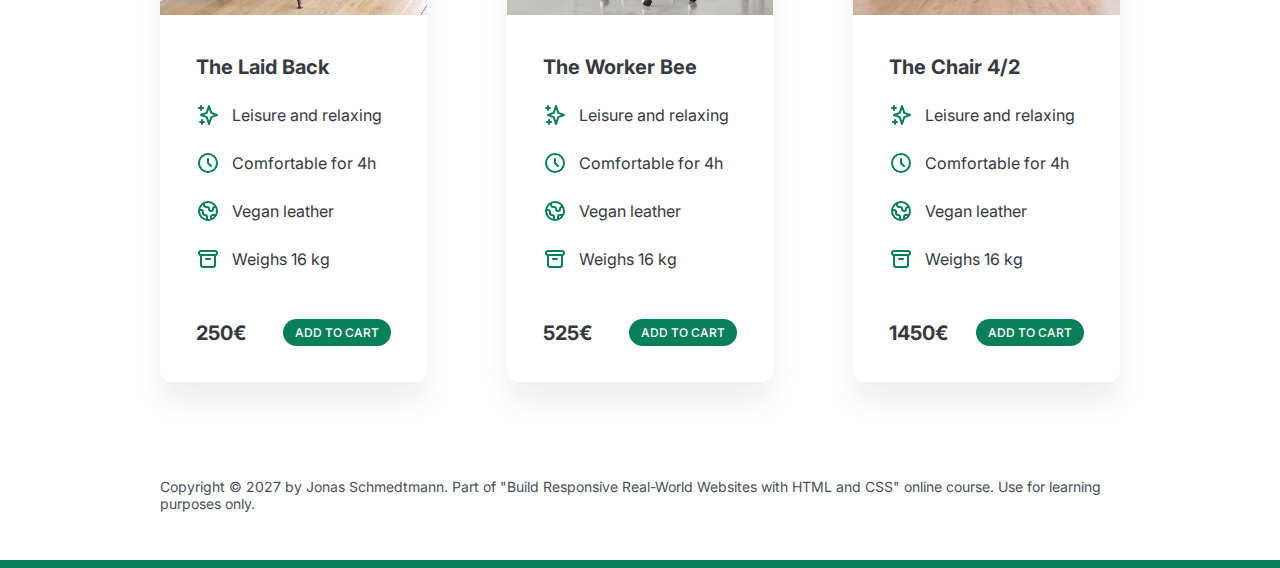
<file: starter/05-Design/index.html>
<!DOCTYPE html>
<html lang="en">

<head>
  <meta charset="UTF-8" />
  <meta http-equiv="X-UA-Compatible" content="IE=edge" />
  <meta name="viewport" content="width=device-width, initial-scale=1.0" />
  <link rel="preconnect" href="https://fonts.googleapis.com">
  <link rel="preconnect" href="https://fonts.gstatic.com" crossorigin>
  <link href="https://fonts.googleapis.com/css2?family=Inter:wght@400;500;600;700&display=swap" rel="stylesheet">
  <link rel="stylesheet" href="style.css" />
  <title>Lisbon Chair Shop</title>
</head>

<body>
  <div class="container">
    <header>
      <div class="header-text-box">
        <h1>We design and build better chairs, for a better life</h1>
        <p class="header-text">
          In a small shop in the heart of Lisbon, we spend our days
          relentlessly perfecting the chair. The result is a perfect blend of
          beauty and comfort, that will have a lasting impact on your health.
        </p>
        <a class="btn btn--big" href="#">Shop chairs</a>
      </div>
      <img src="hero.jpg" alt="Photo" />
    </header>

    <section>
      <h2>What makes our chairs special</h2>
      <div class="grid-3-cols">
        <div>
          <svg xmlns="http://www.w3.org/2000/svg" class="features-icon" fill="none" viewBox="0 0 24 24"
            stroke="currentColor">
            <path stroke-linecap="round" stroke-linejoin="round" stroke-width="2"
              d="M19.428 15.428a2 2 0 00-1.022-.547l-2.387-.477a6 6 0 00-3.86.517l-.318.158a6 6 0 01-3.86.517L6.05 15.21a2 2 0 00-1.806.547M8 4h8l-1 1v5.172a2 2 0 00.586 1.414l5 5c1.26 1.26.367 3.414-1.415 3.414H4.828c-1.782 0-2.674-2.154-1.414-3.414l5-5A2 2 0 009 10.172V5L8 4z" />
          </svg>
          <p class="features-title"><strong>Science meets design</strong></p>
          <p class="features-text">
            Lorem, ipsum dolor sit amet consectetur adipisicing elit. Natus
            similique adipisci praesentium.
          </p>
        </div>

        <div>
          <svg xmlns="http://www.w3.org/2000/svg" class="features-icon" fill="none" viewBox="0 0 24 24"
            stroke="currentColor">
            <path stroke-linecap="round" stroke-linejoin="round" stroke-width="2"
              d="M14.828 14.828a4 4 0 01-5.656 0M9 10h.01M15 10h.01M21 12a9 9 0 11-18 0 9 9 0 0118 0z" />
          </svg>
          <p class="features-title">
            <strong>Maximal comfort</strong>
          </p>
          <p class="features-text">
            Reprehenderit optio placeat quasi excepturi architecto, explicabo
            facilis perspiciatis error maxime magnam.
          </p>
        </div>

        <div>
          <svg xmlns="http://www.w3.org/2000/svg" class="features-icon" fill="none" viewBox="0 0 24 24"
            stroke="currentColor">
            <path stroke-linecap="round" stroke-linejoin="round" stroke-width="2"
              d="M4.318 6.318a4.5 4.5 0 000 6.364L12 20.364l7.682-7.682a4.5 4.5 0 00-6.364-6.364L12 7.636l-1.318-1.318a4.5 4.5 0 00-6.364 0z" />
          </svg>
          <p class="features-title">
            <strong>Ethical and sustainable</strong>
          </p>
          <p class="features-text">
            Deleniti recusandae quidem nesciunt, eos dolorum iure, quaerat
            omnis est laudantium voluptatem voluptas!
          </p>
        </div>
      </div>
    </section>

    <section class="testimonial-section">
      <div class="grid-3-cols">
        <img src="customers.jpg" alt="People sitting on chairs" />
        <div class="testimonial-box">
          <h2>"We couldn't live without these chairs anymore"</h2>
          <blockquote class="testimonial-text">
            Lorem ipsum dolor sit amet consectetur adipisicing elit. Dolor
            repellat at, nesciunt quia cum minima ipsum culpa totam sapiente
            recusandae earum debitis doloribus in quasi voluptatibus!
          </blockquote>
          <p class="testimonial-author">&mdash; Mary and Sarah Johnson</p>
        </div>
      </div>
    </section>

    <section>
      <h2>Our bestselling chairs</h2>
      <div class="grid-3-cols">
        <figure class="chair">
          <img src="chair-1.jpg" alt="Chair" />
          <div class="chair-box">
            <h3>The Laid Back</h3>
            <ul class="chair-details">
              <li>
                <!-- Span is a generic INLINE text element, it doesn't have any meaning. It's like a div element, but inline -->
                <svg xmlns="http://www.w3.org/2000/svg" class="chair-icon" fill="none" viewBox="0 0 24 24"
                  stroke="currentColor">
                  <path stroke-linecap="round" stroke-linejoin="round" stroke-width="2"
                    d="M5 3v4M3 5h4M6 17v4m-2-2h4m5-16l2.286 6.857L21 12l-5.714 2.143L13 21l-2.286-6.857L5 12l5.714-2.143L13 3z" />
                </svg>
                <span>Leisure and relaxing</span>
              </li>
              <li>
                <svg xmlns="http://www.w3.org/2000/svg" class="chair-icon" fill="none" viewBox="0 0 24 24"
                  stroke="currentColor">
                  <path stroke-linecap="round" stroke-linejoin="round" stroke-width="2"
                    d="M12 8v4l3 3m6-3a9 9 0 11-18 0 9 9 0 0118 0z" />
                </svg>
                <span>Comfortable for 4h</span>
              </li>
              <li>
                <svg xmlns="http://www.w3.org/2000/svg" class="chair-icon" fill="none" viewBox="0 0 24 24"
                  stroke="currentColor">
                  <path stroke-linecap="round" stroke-linejoin="round" stroke-width="2"
                    d="M3.055 11H5a2 2 0 012 2v1a2 2 0 002 2 2 2 0 012 2v2.945M8 3.935V5.5A2.5 2.5 0 0010.5 8h.5a2 2 0 012 2 2 2 0 104 0 2 2 0 012-2h1.064M15 20.488V18a2 2 0 012-2h3.064M21 12a9 9 0 11-18 0 9 9 0 0118 0z" />
                </svg>
                <span>Vegan leather</span>
              </li>
              <li>
                <svg xmlns="http://www.w3.org/2000/svg" class="chair-icon" fill="none" viewBox="0 0 24 24"
                  stroke="currentColor">
                  <path stroke-linecap="round" stroke-linejoin="round" stroke-width="2"
                    d="M5 8h14M5 8a2 2 0 110-4h14a2 2 0 110 4M5 8v10a2 2 0 002 2h10a2 2 0 002-2V8m-9 4h4" />
                </svg>
                <span>Weighs 16 kg</span>
              </li>
            </ul>
            <div class="chair-price">
              <strong>250€</strong>
              <a href="#" class="btn btn--small">Add to cart</a>
            </div>
          </div>
        </figure>

        <figure class="chair">
          <img src="chair-2.jpg" alt="Chair" />
          <div class="chair-box">
            <h3>The Worker Bee</h3>
            <ul class="chair-details">
              <li>
                <!-- Span is a generic INLINE text element, it doesn't have any meaning. It's like a div element, but inline -->
                <svg xmlns="http://www.w3.org/2000/svg" class="chair-icon" fill="none" viewBox="0 0 24 24"
                  stroke="currentColor">
                  <path stroke-linecap="round" stroke-linejoin="round" stroke-width="2"
                    d="M5 3v4M3 5h4M6 17v4m-2-2h4m5-16l2.286 6.857L21 12l-5.714 2.143L13 21l-2.286-6.857L5 12l5.714-2.143L13 3z" />
                </svg>
                <span>Leisure and relaxing</span>
              </li>
              <li>
                <svg xmlns="http://www.w3.org/2000/svg" class="chair-icon" fill="none" viewBox="0 0 24 24"
                  stroke="currentColor">
                  <path stroke-linecap="round" stroke-linejoin="round" stroke-width="2"
                    d="M12 8v4l3 3m6-3a9 9 0 11-18 0 9 9 0 0118 0z" />
                </svg>
                <span>Comfortable for 4h</span>
              </li>
              <li>
                <svg xmlns="http://www.w3.org/2000/svg" class="chair-icon" fill="none" viewBox="0 0 24 24"
                  stroke="currentColor">
                  <path stroke-linecap="round" stroke-linejoin="round" stroke-width="2"
                    d="M3.055 11H5a2 2 0 012 2v1a2 2 0 002 2 2 2 0 012 2v2.945M8 3.935V5.5A2.5 2.5 0 0010.5 8h.5a2 2 0 012 2 2 2 0 104 0 2 2 0 012-2h1.064M15 20.488V18a2 2 0 012-2h3.064M21 12a9 9 0 11-18 0 9 9 0 0118 0z" />
                </svg>
                <span>Vegan leather</span>
              </li>
              <li>
                <svg xmlns="http://www.w3.org/2000/svg" class="chair-icon" fill="none" viewBox="0 0 24 24"
                  stroke="currentColor">
                  <path stroke-linecap="round" stroke-linejoin="round" stroke-width="2"
                    d="M5 8h14M5 8a2 2 0 110-4h14a2 2 0 110 4M5 8v10a2 2 0 002 2h10a2 2 0 002-2V8m-9 4h4" />
                </svg>
                <span>Weighs 16 kg</span>
              </li>
            </ul>
            <div class="chair-price">
              <strong>525€</strong>
              <a href="#" class="btn btn--small">Add to cart</a>
            </div>
          </div>
        </figure>

        <figure class="chair">
          <img src="chair-3.jpg" alt="Chair" />
          <div class="chair-box">
            <h3>The Chair 4/2</h3>
            <ul class="chair-details">
              <li>
                <!-- Span is a generic INLINE text element, it doesn't have any meaning. It's like a div element, but inline -->
                <svg xmlns="http://www.w3.org/2000/svg" class="chair-icon" fill="none" viewBox="0 0 24 24"
                  stroke="currentColor">
                  <path stroke-linecap="round" stroke-linejoin="round" stroke-width="2"
                    d="M5 3v4M3 5h4M6 17v4m-2-2h4m5-16l2.286 6.857L21 12l-5.714 2.143L13 21l-2.286-6.857L5 12l5.714-2.143L13 3z" />
                </svg>
                <span>Leisure and relaxing</span>
              </li>
              <li>
                <svg xmlns="http://www.w3.org/2000/svg" class="chair-icon" fill="none" viewBox="0 0 24 24"
                  stroke="currentColor">
                  <path stroke-linecap="round" stroke-linejoin="round" stroke-width="2"
                    d="M12 8v4l3 3m6-3a9 9 0 11-18 0 9 9 0 0118 0z" />
                </svg>
                <span>Comfortable for 4h</span>
              </li>
              <li>
                <svg xmlns="http://www.w3.org/2000/svg" class="chair-icon" fill="none" viewBox="0 0 24 24"
                  stroke="currentColor">
                  <path stroke-linecap="round" stroke-linejoin="round" stroke-width="2"
                    d="M3.055 11H5a2 2 0 012 2v1a2 2 0 002 2 2 2 0 012 2v2.945M8 3.935V5.5A2.5 2.5 0 0010.5 8h.5a2 2 0 012 2 2 2 0 104 0 2 2 0 012-2h1.064M15 20.488V18a2 2 0 012-2h3.064M21 12a9 9 0 11-18 0 9 9 0 0118 0z" />
                </svg>
                <span>Vegan leather</span>
              </li>
              <li>
                <svg xmlns="http://www.w3.org/2000/svg" class="chair-icon" fill="none" viewBox="0 0 24 24"
                  stroke="currentColor">
                  <path stroke-linecap="round" stroke-linejoin="round" stroke-width="2"
                    d="M5 8h14M5 8a2 2 0 110-4h14a2 2 0 110 4M5 8v10a2 2 0 002 2h10a2 2 0 002-2V8m-9 4h4" />
                </svg>
                <span>Weighs 16 kg</span>
              </li>
            </ul>
            <div class="chair-price">
              <strong>1450€</strong>
              <a href="#" class="btn btn--small">Add to cart</a>
            </div>
          </div>
        </figure>
      </div>
    </section>

    <footer>
      Copyright &copy; 2027 by Jonas Schmedtmann. Part of "Build Responsive
      Real-World Websites with HTML and CSS" online course. Use for learning
      purposes only.
    </footer>
  </div>
</body>

</html>
</file>
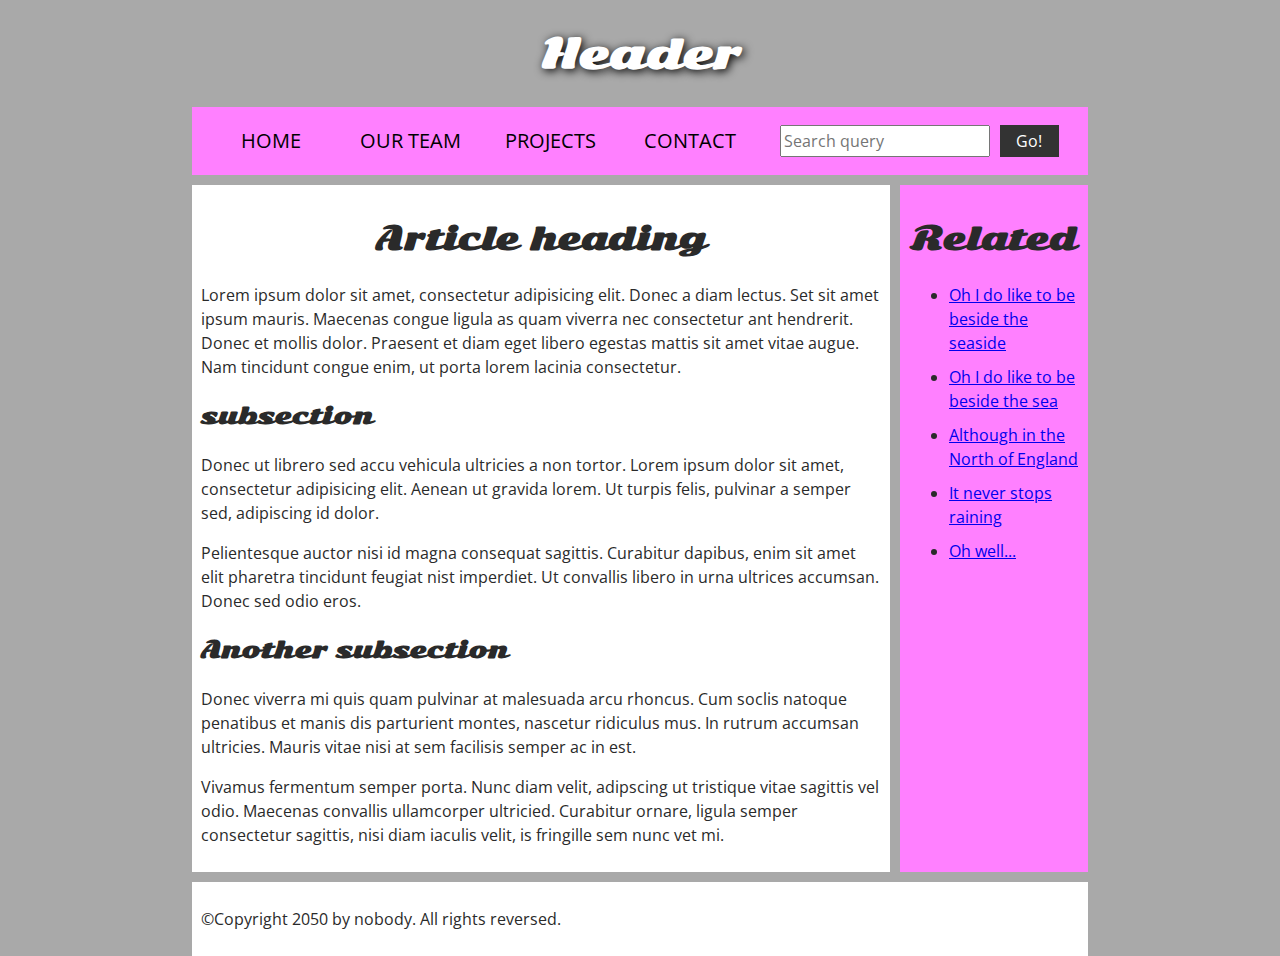
<file: starter/test-site/index.html>
<!DOCTYPE html>
<html>
  <head>
    <meta charset="utf-8">

    <title>My page title</title>
    <link href="https://fonts.googleapis.com/css?family=Open+Sans+Condensed:300|Sonsie+One" rel="stylesheet" type="text/css">
    <link rel="stylesheet" href="styles/style.css">

    <!-- the below three lines are a fix to get HTML5 semantic elements working in old versions of Internet Explorer-->
    <!--[if lt IE 9]>
      <script src="https://cdnjs.cloudflare.com/ajax/libs/html5shiv/3.7.3/html5shiv.js"></script>
    <![endif]-->
  </head>

  <body>
    <!-- Here is our main header that is used across all the pages of our website -->

    <header>
      <h1>Header</h1>
    </header>

    <nav>
      <ul>
        <li><a href="#">Home</a></li>
        <li><a href="#">Our team</a></li>
        <li><a href="#">Projects</a></li>
        <li><a href="#">Contact</a></li>
      </ul>

      <!-- A Search form is another common non-linear way to navigate through a website. -->

      <form>
        <input type="search" name="q" placeholder="Search query">
        <input type="submit" value="Go!">
      </form>
    </nav>

    <!-- Here is our page's main content -->
    <main>

      <!-- It contains an article -->
      <article>
        <h2>Article heading</h2>

        <p>Lorem ipsum dolor sit amet, consectetur adipisicing elit. Donec a diam lectus. Set sit amet ipsum mauris. Maecenas congue ligula as quam viverra nec consectetur ant hendrerit. Donec et mollis dolor. Praesent et diam eget libero egestas mattis sit amet vitae augue. Nam tincidunt congue enim, ut porta lorem lacinia consectetur.</p>

        <h3>subsection</h3>

        <p>Donec ut librero sed accu vehicula ultricies a non tortor. Lorem ipsum dolor sit amet, consectetur adipisicing elit. Aenean ut gravida lorem. Ut turpis felis, pulvinar a semper sed, adipiscing id dolor.</p>

        <p>Pelientesque auctor nisi id magna consequat sagittis. Curabitur dapibus, enim sit amet elit pharetra tincidunt feugiat nist imperdiet. Ut convallis libero in urna ultrices accumsan. Donec sed odio eros.</p>

        <h3>Another subsection</h3>

        <p>Donec viverra mi quis quam pulvinar at malesuada arcu rhoncus. Cum soclis natoque penatibus et manis dis parturient montes, nascetur ridiculus mus. In rutrum accumsan ultricies. Mauris vitae nisi at sem facilisis semper ac in est.</p>

        <p>Vivamus fermentum semper porta. Nunc diam velit, adipscing ut tristique vitae sagittis vel odio. Maecenas convallis ullamcorper ultricied. Curabitur ornare, ligula semper consectetur sagittis, nisi diam iaculis velit, is fringille sem nunc vet mi.</p>
      </article>

      <!-- the aside content can also be nested within the main content -->
      <aside>
        <h2>Related</h2>

        <ul>
          <li><a href="#">Oh I do like to be beside the seaside</a></li>
          <li><a href="#">Oh I do like to be beside the sea</a></li>
          <li><a href="#">Although in the North of England</a></li>
          <li><a href="#">It never stops raining</a></li>
          <li><a href="#">Oh well...</a></li>
        </ul>
      </aside>

    </main>

    <!-- And here is our main footer that is used across all the pages of our website -->

    <footer>
      <p>©Copyright 2050 by nobody. All rights reversed.</p>
    </footer>

  </body>
</html>
</file>
<file: final/03-CSS-Fundamentals/style.css>
* {
  /* border-top: 10px solid #1098ad; */
  margin: 0;
  padding: 0;
}

/* PAGE SECTIONS */
body {
  color: #444;
  font-family: sans-serif;

  border-top: 10px solid #1098ad;
  position: relative;
}

.container {
  width: 800px;
  /* margin-left: auto;
  margin-right: auto; */
  margin: 0 auto;
}

.main-header {
  background-color: #f7f7f7;
  /* padding: 20px;
  padding-left: 40px;
  padding-right: 40px; */
  padding: 20px 40px;
  margin-bottom: 60px;
  /* height: 80px; */
}

nav {
  font-size: 18px;
  /* text-align: center; */
}

article {
  margin-bottom: 60px;
}

.post-header {
  margin-bottom: 40px;
  /* position: relative; */
}

aside {
  background-color: #f7f7f7;
  border-top: 5px solid #1098ad;
  border-bottom: 5px solid #1098ad;
  /* padding-top: 50px;
  padding-bottom: 50px; */
  padding: 50px 0;
  width: 500px;
}

/* SMALLER ELEMENTS */
h1,
h2,
h3 {
  color: #1098ad;
}

h1 {
  font-size: 26px;
  text-transform: uppercase;
  font-style: italic;
}

h2 {
  font-size: 40px;
  margin-bottom: 30px;
}

h3 {
  font-size: 30px;
  margin-bottom: 20px;
  margin-top: 40px;
}

h4 {
  font-size: 20px;
  text-transform: uppercase;
  text-align: center;
}

p {
  font-size: 22px;
  line-height: 1.5;
  margin-bottom: 15px;
}

ul,
ol {
  margin-left: 50px;
  margin-bottom: 20px;
}

li {
  font-size: 20px;
  margin-bottom: 10px;
  /* display: inline; */
}

li:last-child {
  margin-bottom: 0;
}

/* footer p {
  font-size: 16px;
} */

/* article header p {
  font-style: italic;
} */

#author {
  font-style: italic;
  font-size: 18px;
}

#copyright {
  font-size: 16px;
}

.related-author {
  font-size: 18px;
  font-weight: bold;
}

/* ul {
  list-style: none;
} */

.related {
  list-style: none;
}

body {
  /* background-color: orangered; */
}

/* .first-li {
  font-weight: bold;
} */

li:first-child {
  font-weight: bold;
}

li:last-child {
  font-style: italic;
}

li:nth-child(even) {
  /* color: red; */
}

/* Misconception: this won't work! */
article p:first-child {
  color: red;
}

/* Styling links */
a:link {
  color: #1098ad;
  text-decoration: none;
}

a:visited {
  /* color: #777; */
  color: #1098ad;
}

a:hover {
  color: orangered;
  font-weight: bold;
  text-decoration: underline orangered;
}

a:active {
  background-color: black;
  font-style: italic;
}
/* LVHA */

.post-img {
  width: 100%;
  height: auto;
}

nav a:link {
  /* background-color: orangered;
  margin: 20px;
  padding: 20px;

  display: block; */

  margin-right: 30px;
  margin-top: 10px;
  display: inline-block;
}

nav a:link:last-child {
  margin-right: 0;
}

button {
  font-size: 22px;
  padding: 20px;
  cursor: pointer;

  position: absolute;
  /* top: 50px;
  left: 50px; */
  bottom: 50px;
  right: 50px;
}

h1::first-letter {
  font-style: normal;
  margin-right: 5px;
}

h3 + p::first-line {
  /* color: red; */
}

h2 {
  /* background-color: orange; */
  position: relative;
}

h2::before {
  content: "TOP";
  background-color: #ffe70e;
  color: #444;
  font-size: 16px;
  font-weight: bold;
  display: inline-block;
  padding: 5px 10px;
  position: absolute;
  top: -10px;
  right: -25px;
}

/* Resolving conflicts */
/* #copyright {
  color: red;
}

.copyright {
  color: blue;
}

.text {
  color: yellow;
}

footer p {
  color: green !important;
} */

/* nav a:link,
nav p {
  font-size: 18px;
} */
</file>
<file: final/04-CSS-Layouts/style.css>
* {
  /* border-top: 10px solid #1098ad; */
  margin: 0;
  padding: 0;
  box-sizing: border-box;
}

/* PAGE SECTIONS */
body {
  color: #444;
  font-family: sans-serif;

  border-top: 10px solid #1098ad;
  position: relative;
}

.container {
  width: 1200px;
  /* margin-left: auto;
  margin-right: auto; */
  margin: 0 auto;
}

.main-header {
  background-color: #f7f7f7;
  /* padding: 20px;
  padding-left: 40px;
  padding-right: 40px; */
  padding: 20px 40px;
  /* margin-bottom: 60px; */
  /* height: 80px; */
}

nav {
  font-size: 18px;
  /* text-align: center; */
}

article {
  /* margin-bottom: 60px; */
}

.post-header {
  margin-bottom: 40px;
  /* position: relative; */
}

aside {
  background-color: #f7f7f7;
  border-top: 5px solid #1098ad;
  border-bottom: 5px solid #1098ad;
  padding: 50px 40px;
}

/* SMALLER ELEMENTS */
h1,
h2,
h3 {
  color: #1098ad;
}

h1 {
  font-size: 26px;
  text-transform: uppercase;
  font-style: italic;
}

h2 {
  font-size: 40px;
  margin-bottom: 30px;
}

h3 {
  font-size: 30px;
  margin-bottom: 20px;
  margin-top: 40px;
}

h4 {
  font-size: 20px;
  text-transform: uppercase;
  text-align: center;
  margin-bottom: 30px;
}

p {
  font-size: 22px;
  line-height: 1.5;
  margin-bottom: 15px;
}

ul,
ol {
  margin-left: 50px;
  margin-bottom: 20px;
}

li {
  font-size: 20px;
  margin-bottom: 10px;
  /* display: inline; */
}

li:last-child {
  margin-bottom: 0;
}

/* footer p {
  font-size: 16px;
} */

/* article header p {
  font-style: italic;
} */

#author {
  font-style: italic;
  font-size: 18px;
}

#copyright {
  font-size: 16px;
}

.related-author {
  font-size: 18px;
  font-weight: bold;
}

/* ul {
  list-style: none;
} */

.related {
  list-style: none;
  margin-left: 0;
}

body {
  /* background-color: orangered; */
}

/* .first-li {
  font-weight: bold;
} */

li:first-child {
  font-weight: bold;
}

li:last-child {
  font-style: italic;
}

li:nth-child(even) {
  /* color: red; */
}

/* Misconception: this won't work! */
article p:first-child {
  color: red;
}

/* Styling links */
a:link {
  color: #1098ad;
  text-decoration: none;
}

a:visited {
  /* color: #777; */
  color: #1098ad;
}

a:hover {
  color: orangered;
  font-weight: bold;
  text-decoration: underline orangered;
}

a:active {
  background-color: black;
  font-style: italic;
}
/* LVHA */

.post-img {
  width: 100%;
  height: auto;
}

nav a:link {
  /* background-color: orangered;
  margin: 20px;
  padding: 20px;

  display: block; */

  margin-right: 30px;
  display: inline-block;
}

nav a:link:last-child {
  margin-right: 0;
}

button {
  font-size: 22px;
  padding: 20px;
  cursor: pointer;

  position: absolute;
  /* top: 50px;
  left: 50px; */
  bottom: 50px;
  right: 50px;
}

h1::first-letter {
  font-style: normal;
  margin-right: 5px;
}

h3 + p::first-line {
  /* color: red; */
}

h2 {
  /* background-color: orange; */
  position: relative;
}

h2::before {
  content: "TOP";
  background-color: #ffe70e;
  color: #444;
  font-size: 16px;
  font-weight: bold;
  display: inline-block;
  padding: 5px 10px;
  position: absolute;
  top: -10px;
  right: -25px;
}

/* Resolving conflicts */
/* #copyright {
  color: red;
}

.copyright {
  color: blue;
}

.text {
  color: yellow;
}

footer p {
  color: green !important;
} */

/* nav a:link,
nav p {
  font-size: 18px;
} */

/* FLOATS */
/*
.author-img {
  float: left;
  margin-bottom: 20px;
}

.author {
  float: left;
  margin-top: 10px;
  margin-left: 20px;
}

h1 {
  float: left;
}

nav {
  float: right;
}

.clear {
  clear: both;
}

.clearfix::after {
  clear: both;
  content: "";
  display: block;
}

article {
  width: 825px;
  float: left;
}

aside {
  width: 300px;
  float: right;
}

footer {
  clear: both;
}
*/

/* FLEXBOX */
.main-header {
  display: flex;
  align-items: center;
  justify-content: space-between;
}

.author-box {
  display: flex;
  align-items: center;
  margin-bottom: 15px;
}

.author {
  margin-bottom: 0;
  margin-left: 15px;
}

.related-post {
  display: flex;
  align-items: center;
  gap: 20px;
  margin-bottom: 30px;
}

.related-link:link {
  font-size: 17px;
  font-weight: bold;
  font-style: normal;
  margin-bottom: 5px;
  display: block;
}

.related-author {
  margin-bottom: 0;
  font-size: 14px;
  font-weight: normal;
  font-style: italic;
}

/* FLEXBOX LAYOUT */
/* .row {
  display: flex;
  align-items: flex-start;
  gap: 75px;
  margin-bottom: 60px;
}

article {
  flex: 1;
  margin-bottom: 0;
}

aside {
  
  DEFAULTS:
  flex-grow: 0;
  flex-shrink: 1;
  flex-basis: auto;

  flex: 0 0 300px;
} */

/* CSS GRID LAYOUT */
.container {
  display: grid;
  grid-template-columns: 1fr 300px;
  column-gap: 75px;
  row-gap: 60px;
  align-items: start;
}

.main-header {
  /* grid-column: 1 / span 2; */
  grid-column: 1 / -1;
}

article {
}

aside {
}

footer {
  grid-column: 1 / -1;
}
</file>
<file: final/05-Design/style.css>
/*
SPACING SYSTEM (px)
2 / 4 / 8 / 12 / 16 / 24 / 32 / 48 / 64 / 80 / 96 / 128

FONT SIZE SYSTEM (px)
10 / 12 / 14 / 16 / 18 / 20 / 24 / 30 / 36 / 44 / 52 / 62 / 74 / 86 / 98
*/

/* 
MAIN COLOR: #087f5b
GREY COLOR: #343a40
*/

* {
  margin: 0;
  padding: 0;
  box-sizing: border-box;
}

/* ------------------------ */
/* GENERAL STYLES */
/* ------------------------ */
body {
  font-family: "Inter", sans-serif;
  color: #343a40;
  border-bottom: 8px solid #087f5b;
}

.container {
  width: 960px;
  margin: 0 auto;
}

header,
section {
  margin-bottom: 96px;
}

h2 {
  margin-bottom: 48px;
  font-size: 36px;
  letter-spacing: -0.5px;
  /* 24 / 30 / 36 */
}

.grid-3-cols {
  display: grid;
  grid-template-columns: repeat(3, 1fr);
  column-gap: 80px;
}

.btn:link,
.btn:visited {
  background-color: #087f5b;
  color: #fff;
  text-decoration: none;
  text-transform: uppercase;
  font-weight: 500;

  display: inline-block;
  border-radius: 100px;
}

.btn:hover,
.btn:active {
  background-color: #099268;
}

.btn--big {
  font-size: 18px;
  padding: 16px 32px;
}

.btn--small {
  font-size: 14px;
  padding: 8px 12px;
}

img {
  border-radius: 12px;
}

/* ------------------------ */
/* COMPONENT STYLES */
/* ------------------------ */

/* HEADER */
header {
  display: grid;
  grid-template-columns: repeat(2, 1fr);
  column-gap: 80px;
  margin-top: 64px;
}

.header-text-box {
  align-self: center;
}

h1 {
  margin-bottom: 32px;
  font-size: 44px;
  line-height: 1.1;
  letter-spacing: -1px;
  /* 44 / 52 / 62 */

  /* text-shadow: 0 5px 5px rgba(0, 0, 0, 0.2); */
}

.header-text {
  margin-bottom: 24px;
  font-size: 18px;
  line-height: 1.7;
}

img {
  width: 100%;
}

/* FEATURES */
.features-icon {
  stroke: #087f5b;
  width: 32px;
  heigh: 32px;
  margin-bottom: 24px;
}

.features-title {
  margin-bottom: 16px;
  font-size: 20px;
}

.features-text {
  font-size: 18px;
  line-height: 1.7;
}

/* TESTIMONIAL */
.testimonial-section {
  background-color: #087f5b;
  color: #fff;
  padding: 24px;
  border-radius: 12px;
}

.testimonial-box {
  grid-column: 2 / -1;
  align-self: center;
}

.testimonial-box h2 {
  margin-bottom: 24px;
  /* 20 / 24 / 30 */
  font-size: 24px;
}

.testimonial-text {
  font-style: italic;
  margin-bottom: 24px;
  font-size: 18px;
  line-height: 1.7;
  color: ##e6fcf5;
}

.testimonial-author {
  color: #c3fae8;
}

/* CHAIRS */
.chair {
  box-shadow: 0 20px 30px 0 rgba(0, 0, 0, 0.07);
  border-radius: 12px;
}

.chair img {
  border-bottom-left-radius: 0;
  border-bottom-right-radius: 0;
}

.chair-box {
  padding: 32px;
}

h3 {
  margin-bottom: 24px;
  font-size: 20px;
}

.chair-details {
  list-style: none;
  margin-bottom: 48px;
}

.chair-details li {
  display: flex;
  align-items: center;
  gap: 12px;
  margin-bottom: 16px;
}

.chair-details li:last-child {
  margin-bottom: 0;
}

.chair-icon {
  stroke: #087f5b;
  width: 24px;
  height: 24px;
}

.chair-price {
  display: flex;
  justify-content: space-between;
  align-items: center;
  font-size: 20px;
}

footer {
  margin-bottom: 48px;
  font-size: 14px;
  color: #495057;
}
</file>
<file: starter/03-CSS-Fundamentals/style.css>
* {
  margin: 0;
  padding: 0;
  box-sizing: border-box;
}

body {
  font-family: sans-serif;
  color: rgba(0, 0, 0, 0.76);
  border-top: 10px solid #16b9beea;
}

h1,
h2,
h3 {
  color: #16b9beea;
}

.container {
  width: 1200px;
  margin: 0 auto;
  position: relative;
}

.main-header {
  background-color: rgba(176, 177, 177, 0.281);
  padding: 20px 40px;
  /* margin-bottom: 60px; */
}

.post-header {
  margin-bottom: 30px;
}

.post-img {
  width: 100%;
  height: auto;
}

aside {
  background-color: rgba(176, 177, 177, 0.281);
  border-top: 5px solid rgba(91, 247, 223, 0.849);
  border-bottom: 5px solid rgba(91, 247, 223, 0.849);
  padding: 30px 30px;
  margin-bottom: 20px;
}

h1 {
  font-size: 24px;
  font-style: italic;
  text-transform: uppercase;
}

h1::first-letter {
  font-style: normal;
  margin-right: 8px;
}

h2 {
  font-size: 40px;
  margin-bottom: 30px;
  position: relative;
}

/* h3 + p::first-line { selecting adjacent sibling using pseudo elements
  color: red;
} */

h2::after {
  content: "TOP";
  position: absolute;
  top: 0;
  right: -25px;
  color: black;
  font-weight: bold;
  font-size: 12px;
  padding: 3px 5px;
  background-color: rgba(255, 230, 1, 0.849);
  border-radius: 2px;
}

h3 {
  font-size: 30px;
  margin-top: 30px;
  margin-bottom: 30px;
}
h4 {
  font-size: 20px;
  text-transform: uppercase;
  text-align: center;
  margin-bottom: 30px;
}

p {
  font-size: 16px;
  line-height: 1.2;
  margin-bottom: 15px;
}
/* 
ul,
ol {
  margin-bottom: 30px;
  margin-left: 60px;
} */

li {
  font-size: 16px;
  margin-bottom: 10px; /* add bottom margin space to all li elements */
}
li:last-child {
  margin-bottom: 0; /* remove bottom margin space to last li elements */
}

/* ol,
ul {
  padding-left: ;
} */

/* article p {
  font-style: italic;
  font-size: 18px;
}

 */

/* footer {
  margin-bottom: 10px;
} */
nav a:link {
  /* margin-top: 10px; */
  margin-right: 10px;
  display: inline-block;
  /* padding: 10px; */
}

nav a:link:last-child {
  margin-right: 0;
}

#author {
  font-style: italic;
  font-size: 16px;
}
#copyright {
  font-size: 16px;
}

.related-author {
  font-size: 16px;
  font-weight: bold;
}
.related-authors {
  list-style: none;
}

a:link {
  color: #16b9beea;
  font-weight: bold;
  text-decoration: none;
}
a:visited {
  color: #16b9beea;
}
a:hover {
  color: green;
  text-decoration: underline;
}
a:active {
  color: red;
  text-decoration: underline;
  background-color: yellow;
}

#likebtn {
  text-align: center;
  padding: 14px;
  font-size: 14px;
  color: black;
  font-weight: bold;
  position: absolute;
  bottom: 0;
  right: 0;
  margin-bottom: 50px;
}

#likebtn::first-letter {
  color: red;
}

/* FLOATS */
/* .author-img {
  float: left;
  margin-bottom: 15px;
}

.author {
  float: left;
  margin-top: 10px;
  margin-left: 18px;
}

h1 {
  float: left;
}

nav {
  float: right;
} */

/* After floated our h1 and nav , our header background height not been set 
properly do we gonna clear the float using pseudo elements , added clearfix class to header
and make that pseudo elemet as block so that it will try to add as last element in the listthat header since its 
empty we dont see*/
/* 
.clearfix::after {
  content: "";
  clear: both;
  display: block;
}

article {
  width: 825px;
  float: left;
}
aside {
  width: 300px;
  float: right;
}
footer {
  clear: both;
} */

/* FLEX BOX */
.main-header {
  display: flex;
  align-items: center;
  justify-content: space-between;
}

.author-section {
  display: flex;
  align-items: center;
  margin-bottom: 15px;
}

#author {
  margin-bottom: 0;
  margin-left: 15px;
}

.related-post {
  display: flex;
  align-items: center;
  gap: 20px;
  margin-bottom: 10px;
}

.related-author {
  margin-bottom: 0;
  font-weight: normal;
  font-style: italic;
  font-size: 14px;
}
.related-link:link {
  display: block;
  margin-bottom: 10px;
}

/* .row {
  display: flex;
  align-items: flex-start;
  gap: 75px;
}
aside {
  flex-basis: 0 0 300px;
}

article {
  flex-basis: 0 0 825px;
  margin-bottom: 20px;
} */

/* GRID LAYOUT */

.container {
  display: grid;
  grid-template-columns: 1fr 300px;
  column-gap: 75px;
  row-gap: 60px;
  align-items: start;
}
.main-header {
  grid-column: 1 / 3;
  /* grid-column: 1/-1; */
  /* grid-column: 1/2; */
}
footer {
  grid-column: 1 / 3;
  /* justify-items: center; */
}
</file>
<file: starter/05-Design/style.css>
/*
SPACING SYSTEM (px)
2 / 4 / 8 / 12 / 16 / 24 / 32 / 48 / 64 / 80 / 96 / 128

FONT SIZE SYSTEM (px)
10 / 12 / 14 / 16 / 18 / 20 / 24 / 30 / 36 / 44 / 52 / 62 / 74 / 86 / 98
*/

* {
  margin: 0;
  padding: 0;
  box-sizing: border-box;
}

/* ------------------------ */
/* GENERAL STYLES */
/* ------------------------ */
body {
  font-family: "Inter", sans-serif;
  color: #343a40;
  border-bottom: 8px solid #087f5b;
  /*  */
}

.container {
  width: 960px;
  margin: 0 auto;
}

header,
section {
  margin-bottom: 96px;
}

h2 {
  margin-bottom: 48px;
  font-size: 36px;
  letter-spacing: -0.5px;
}

.grid-3-cols {
  display: grid;
  grid-template-columns: repeat(3, 1fr);
  column-gap: 80px;
}

.btn:link,
.btn:visited {
  background-color: #087f5b;
  font-weight: 500;
  text-transform: uppercase;
  text-decoration: none;
  color: #fff;
  display: inline-block;
  border-radius: 100px;
}

.btn:hover,
.btn:active {
  background-color: #099268;
}

.btn--small {
  font-size: 12px;
  padding: 6px 12px;
}
.btn--big {
  font-size: 14px;
  padding: 12px 30px;
}

/* ------------------------ */
/* COMPONENT STYLES */
/* ------------------------ */

/* HEADER */
header {
  display: grid;
  grid-template-columns: repeat(2, 1fr);
  column-gap: 80px;
  margin-top: 64px;
}

.header-text-box {
  align-self: center;
}

h1 {
  margin-bottom: 38px;
  font-size: 44px;
  line-height: 1.2;
  letter-spacing: -1px;
}

.header-text {
  margin-bottom: 24px;
  font-size: 16px;
  line-height: 1.7;
}

img {
  width: 100%;
  border-radius: 12px;
}

/* FEATURES */
.features-icon {
  stroke: #087f5b;
  width: 24px;
  height: 24px;
  margin-bottom: 26px;
}

.features-title {
  margin-bottom: 18px;
  font-size: 20px;
}

.features-text {
  font-size: 16px;
  line-height: 1.7;
}

/* TESTIMONIAL */
.testimonial-section {
  background-color: #087f5b;
  color: #fff;
  padding: 24px;
  border-radius: 12px;
}

.testimonial-box {
  grid-column: 2 / -1;
  align-self: center;
}

.testimonial-box h2 {
  margin-bottom: 24px;
  font-size: 24px;
  /* line-height: 1.2; */
}

.testimonial-text {
  font-style: italic;
  margin-bottom: 24px;
  font-size: 16px;
  line-height: 1.7;
  color: #e6fcf5;
}

.testimonial-author {
  color: #63e6be;
}

/* CHAIRS */
.chair {
  box-shadow: 0px 20px 30px 0px rgb(0, 0, 0, 0.07);
  border-radius: 12px;
}

.chair img {
  border-bottom-left-radius: 0;
  border-bottom-right-radius: 0;
}

.chair-box {
  padding: 36px;
}

h3 {
  margin-bottom: 24px;
  font-size: 20px;
}

.chair-details {
  list-style: none;
  margin-bottom: 48px;
}

.chair-details li {
  display: flex;
  align-items: center;
  gap: 12px;
  margin-bottom: 24px;
}

.chair-details li:last-child {
  margin-bottom: 0;
}

.chair-icon {
  stroke: #087f5b;
  width: 24px;
  height: 24px;
}

.chair-price {
  display: flex;
  justify-content: space-between;
  align-items: center;
  font-size: 20px;
}

footer {
  margin-bottom: 48px;
  font-size: 14px;
  color: #495057;
}
</file>
<file: starter/test-site/styles/style.css>
html, body {
    margin: 0;
    padding: 0;
  }
  
  html {
    font-size: 10px;
    background-color: #a9a9a9;
  }
  
  body { 
    width: 70%;
    margin: 0 auto;
  }
  
  /* || typography */
  
  h1, h2, h3 {
    font-family: 'Sonsie One', cursive;
    color: #2a2a2a;
  }
  
  p, input, li {
    font-family: 'Open Sans Condensed', sans-serif;
    color: #2a2a2a;
  }
  
  h1 {
    font-size: 4rem;
    text-align: center;
    color: white;
    text-shadow: 2px 2px 10px black;
  }
  
  h2 {
    font-size: 3rem;
    text-align: center;
  }
  
  h3 {
    font-size: 2.2rem;
  }
  
  p, li {
    font-size: 1.6rem;
    line-height: 1.5;
  }
  
  /* || header layout */
  
  nav, article, aside, footer {
    background-color: white;
    padding: 1%;
  }
  
  nav {
    height: 50px;
    background-color: #ff80ff;
    display: flex;
    margin-bottom: 10px;
  }
  
  nav ul {
    padding: 0;
    list-style-type: none;
    flex: 2;
    display: flex;
  }
  
  nav li {
    display: inline;
    text-align: center;
    flex: 1;
  }
  
  nav a {
    display: inline-block;
    font-size: 2rem;
    text-transform: uppercase;
    text-decoration: none;
    color: black;
  }
  
  nav form {
    flex: 1;
    display: flex;
    align-items: center;
    height: 100%;
    padding: 0 2em;
  }
  
  input {
    font-size: 1.6rem;
    height: 32px;
  }
  
  input[type="search"] {
    flex: 3;
  }
  
  input[type="submit"] {
    flex: 1;
    margin-left: 1rem;
    background: #333;
    border: 0;
    color: white;
  }
  
  /* || main layout */
  
  main {
    display: flex;
  }
  
  article {
    flex: 4;
  }
  
  aside {
    flex: 1;
    margin-left: 10px;
    background-color: #ff80ff;
  }
  
  aside li {
    padding-bottom: 10px;
  }
  
  footer {
    margin-top: 10px;
  
  }
</file>
